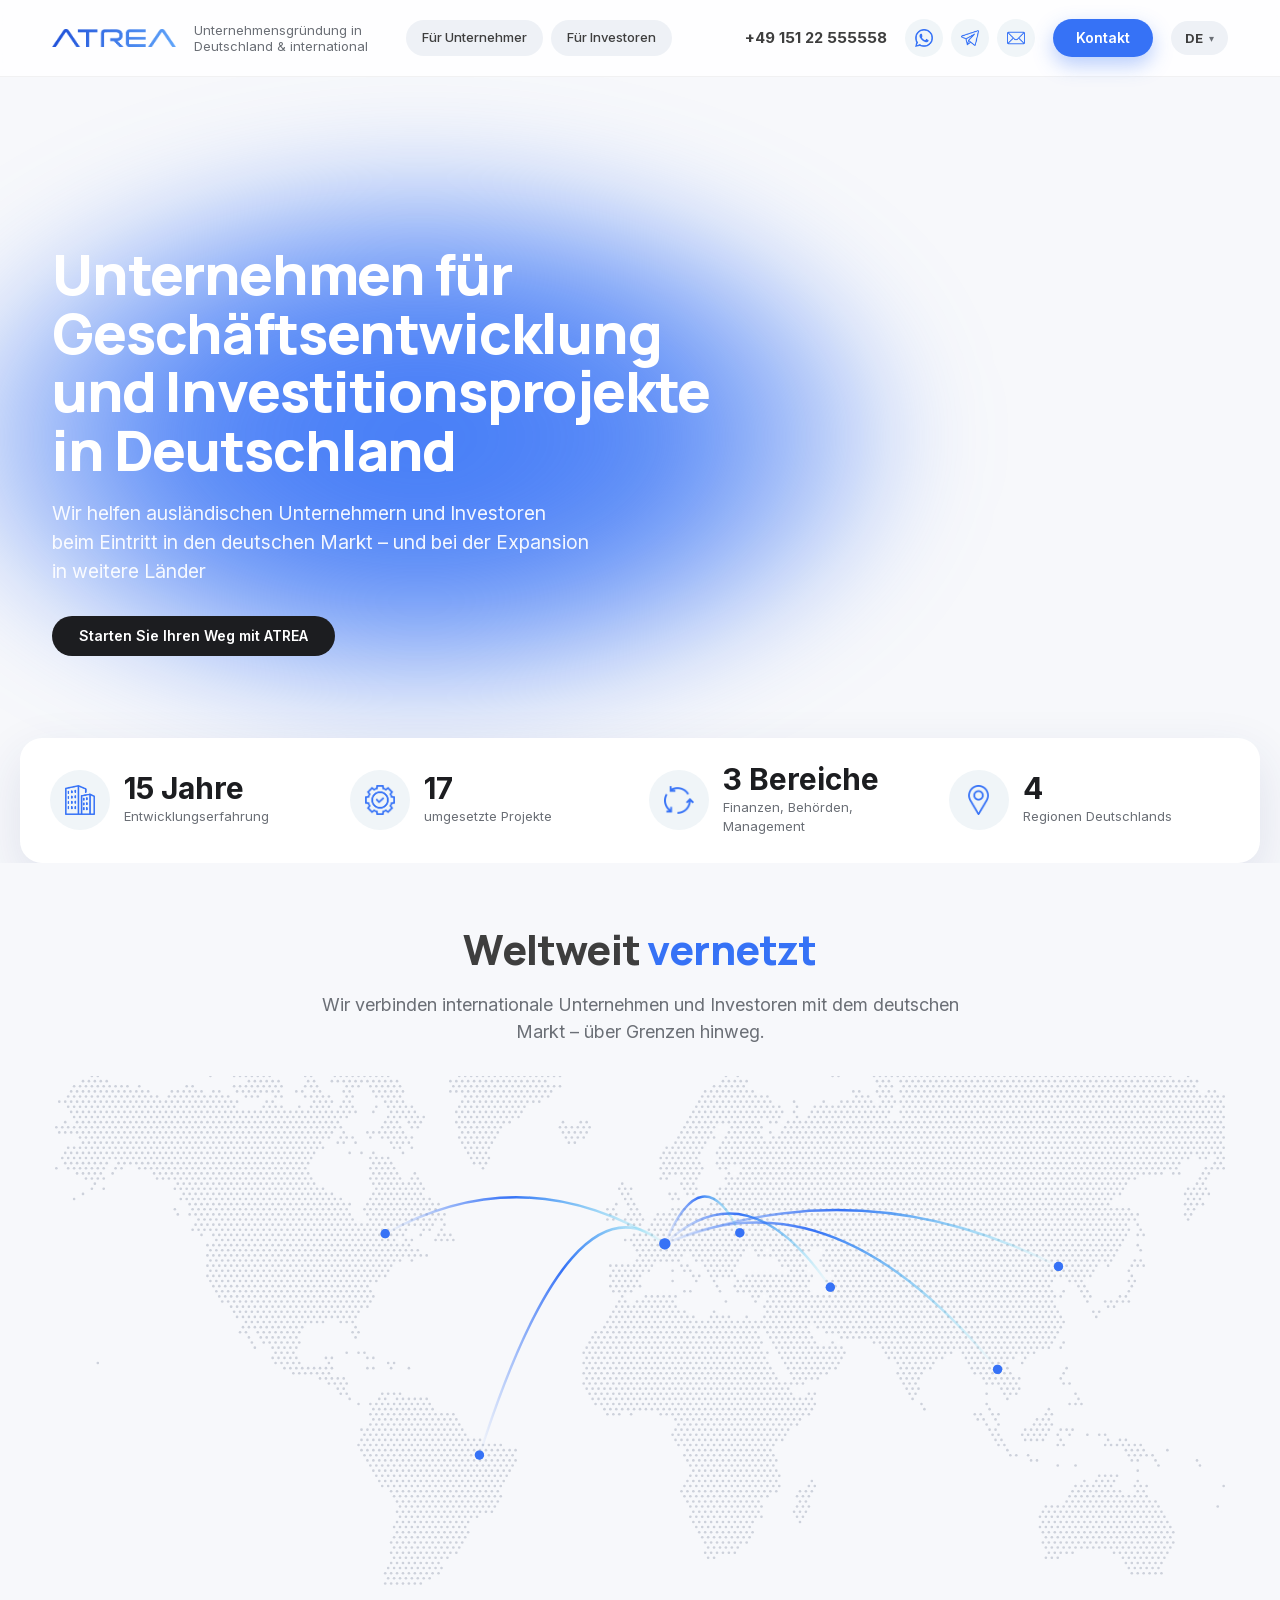
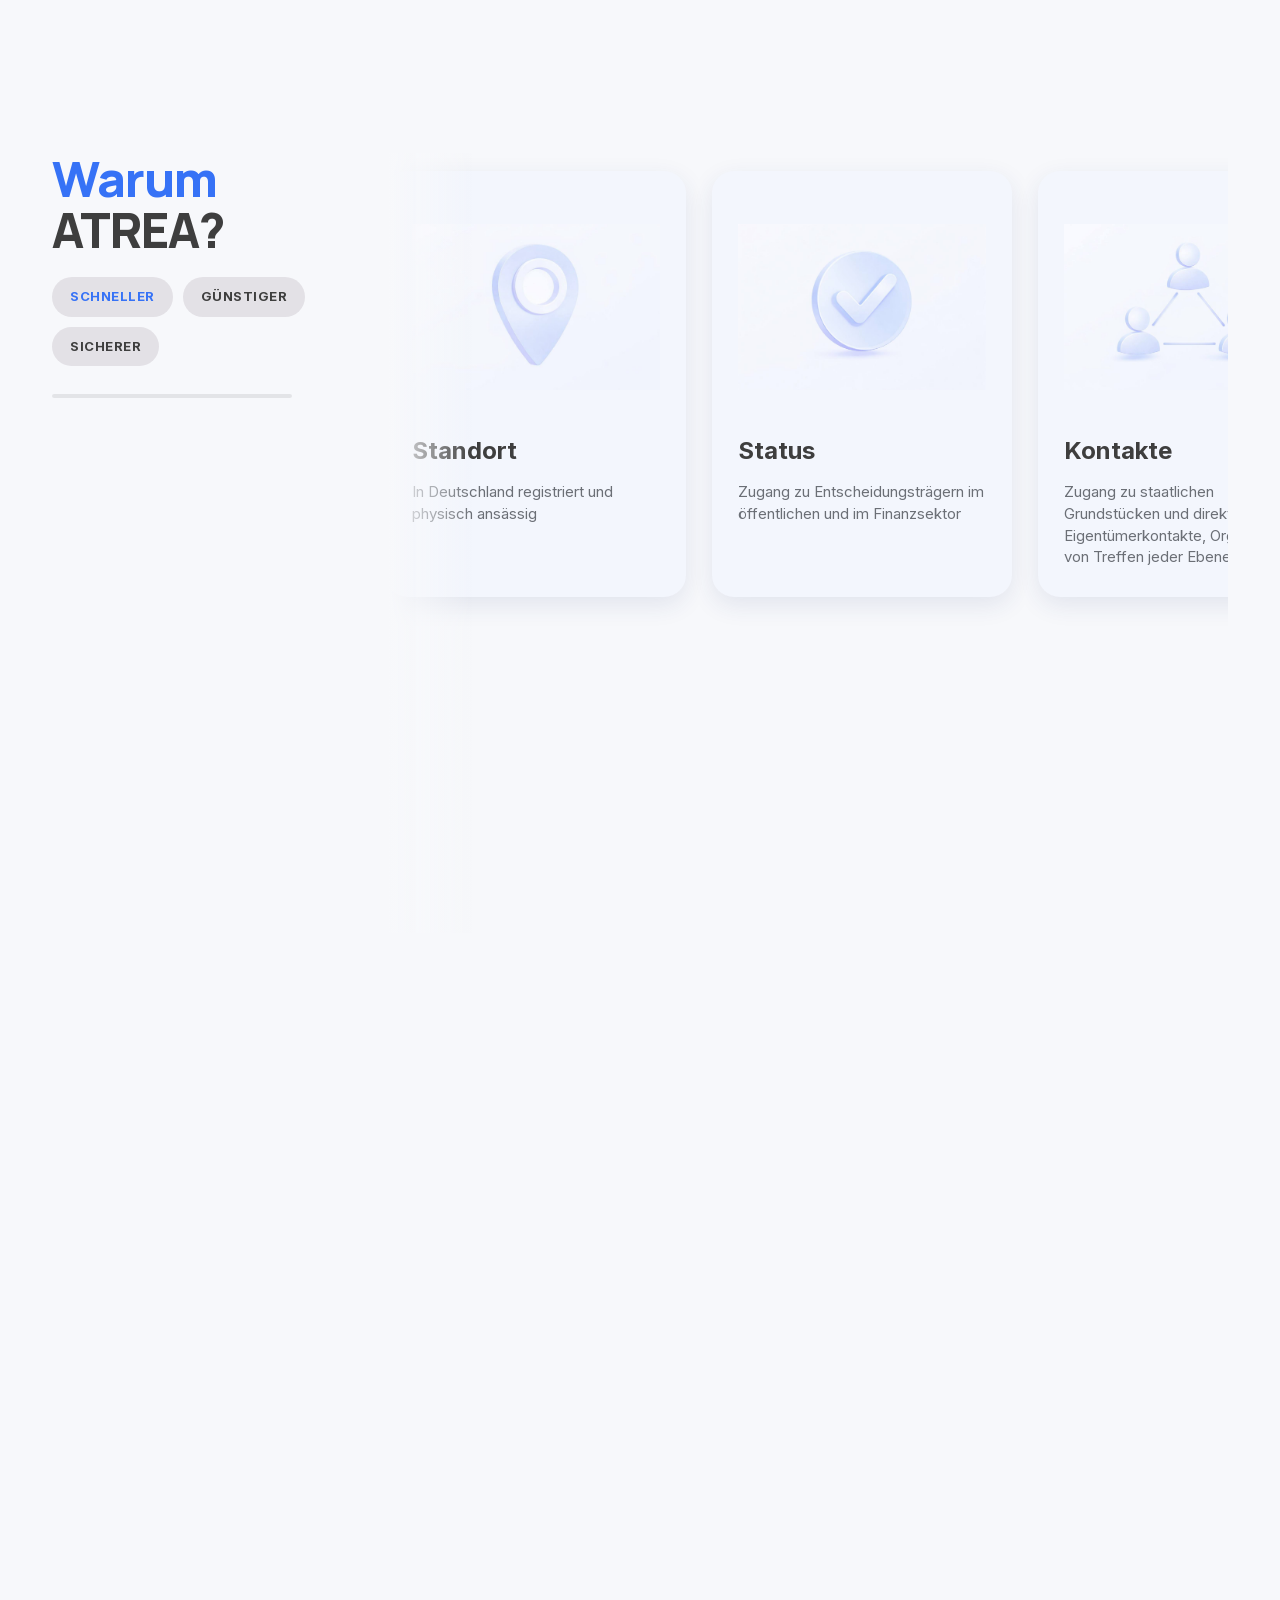
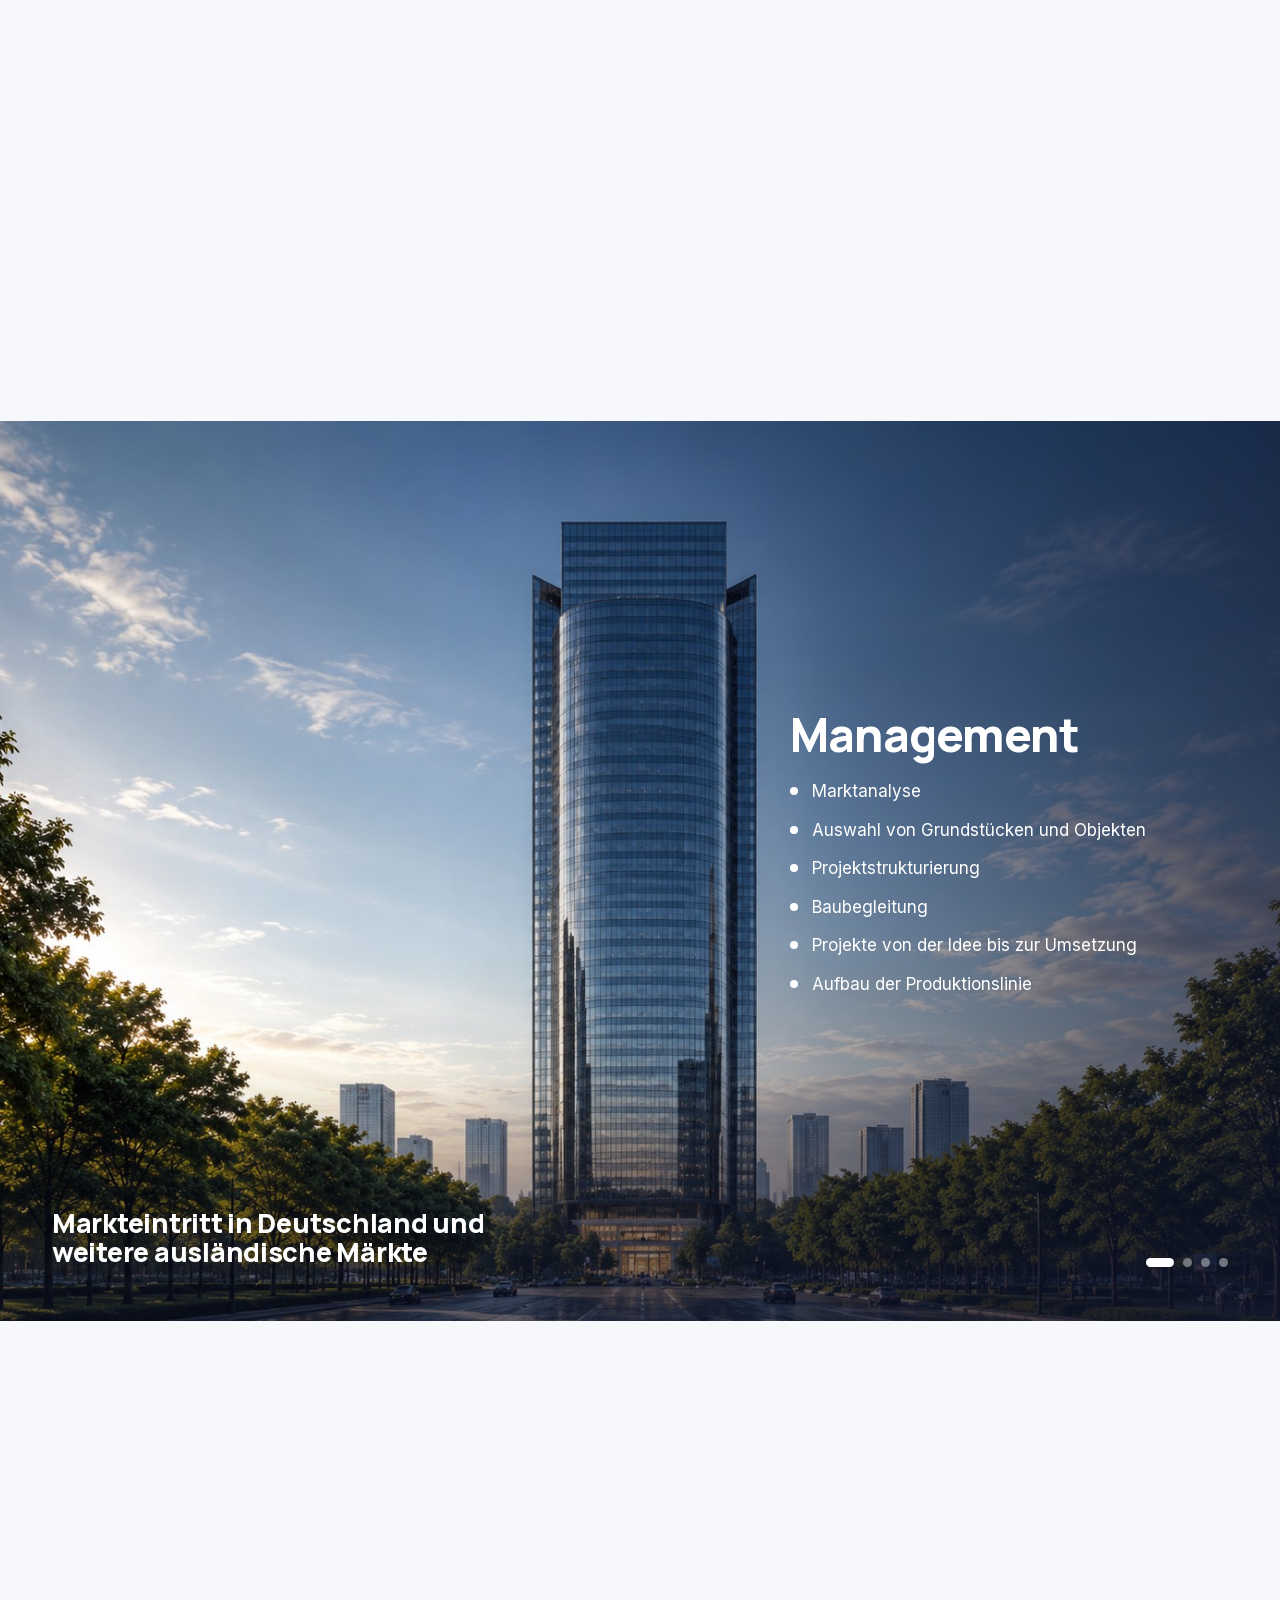
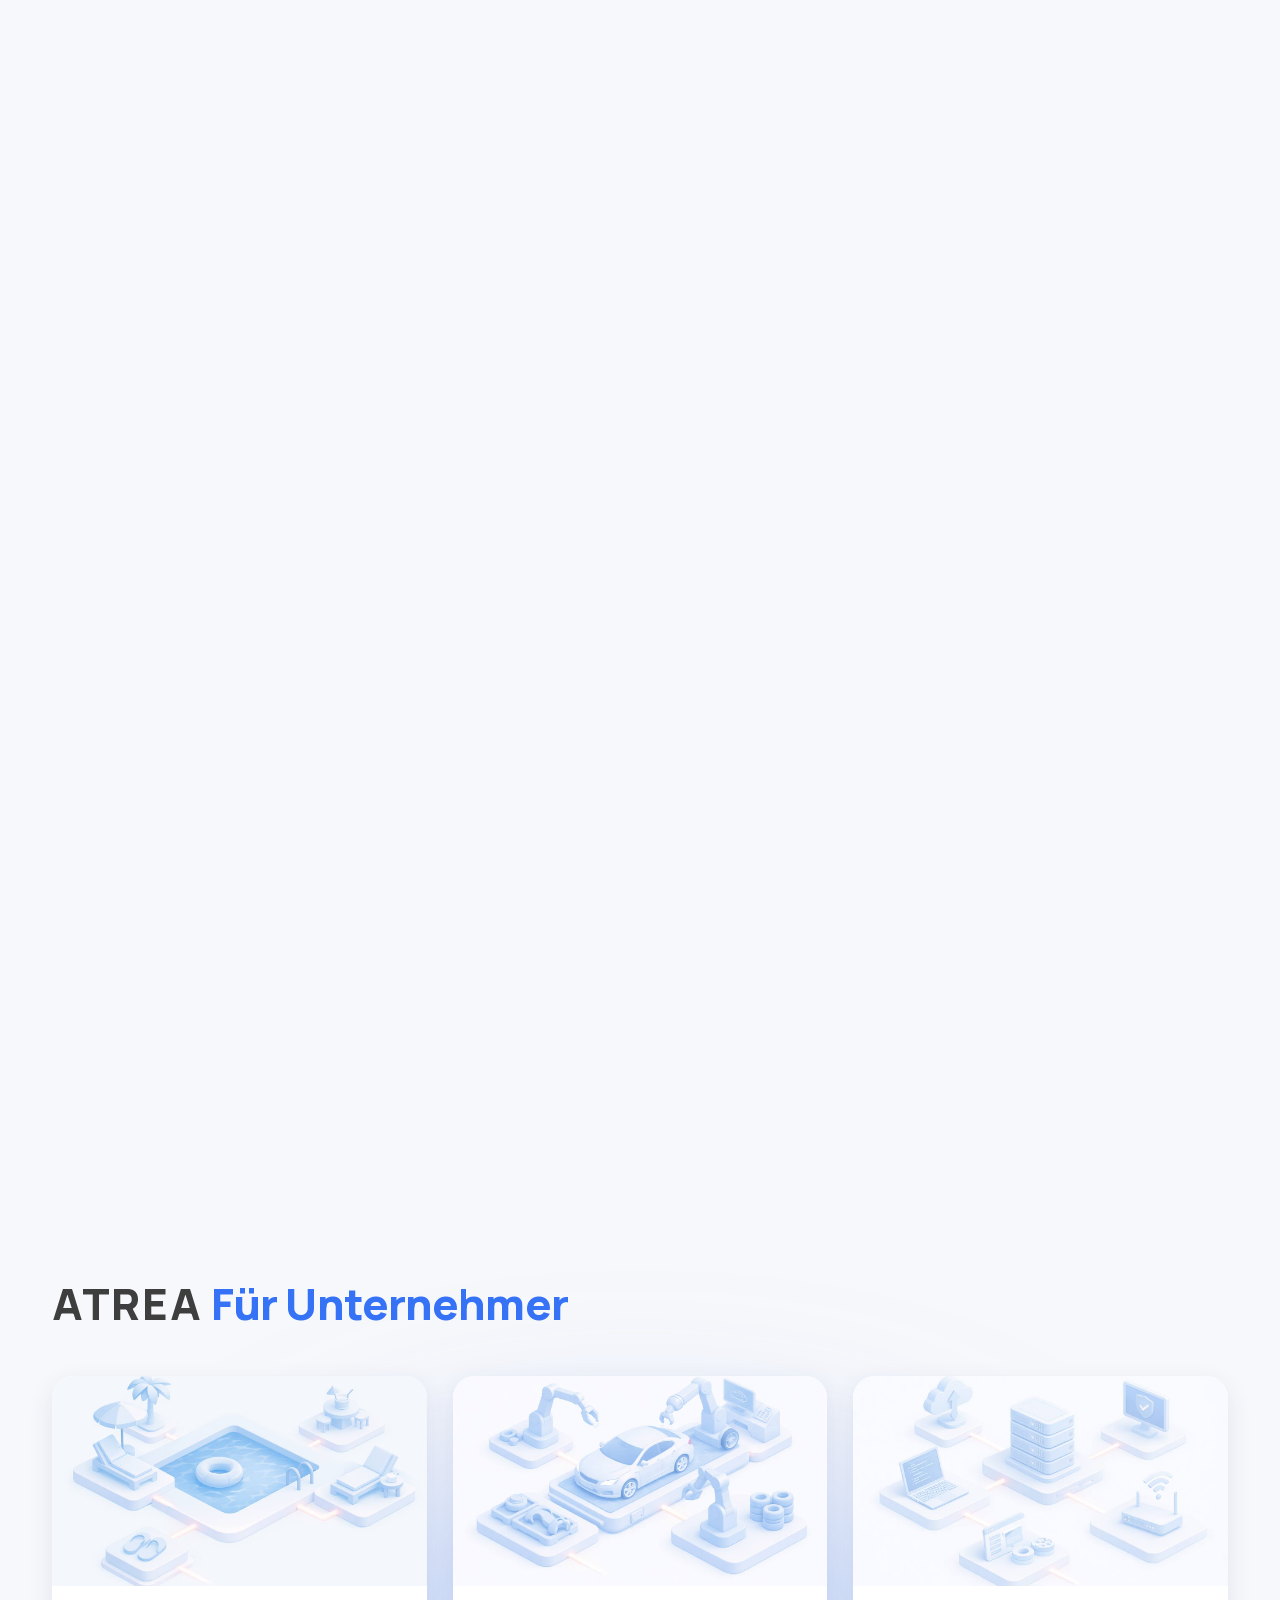
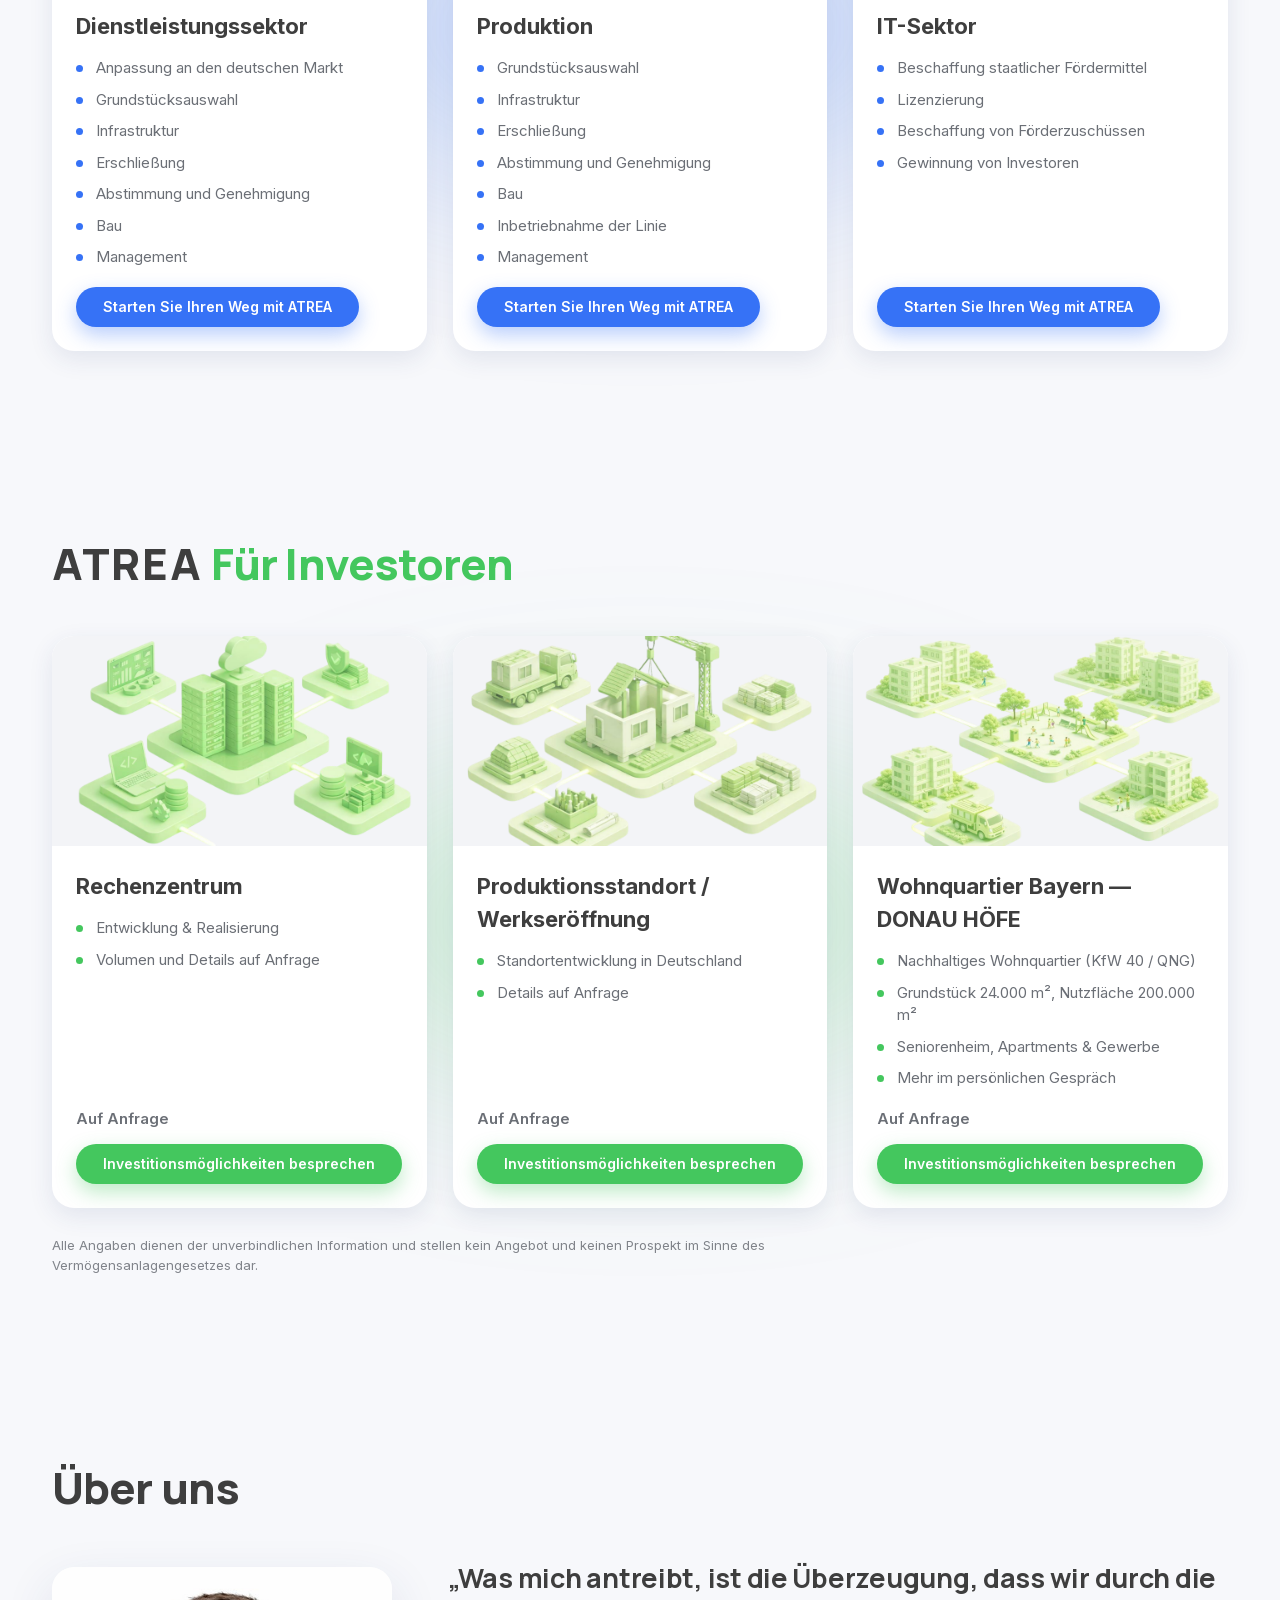
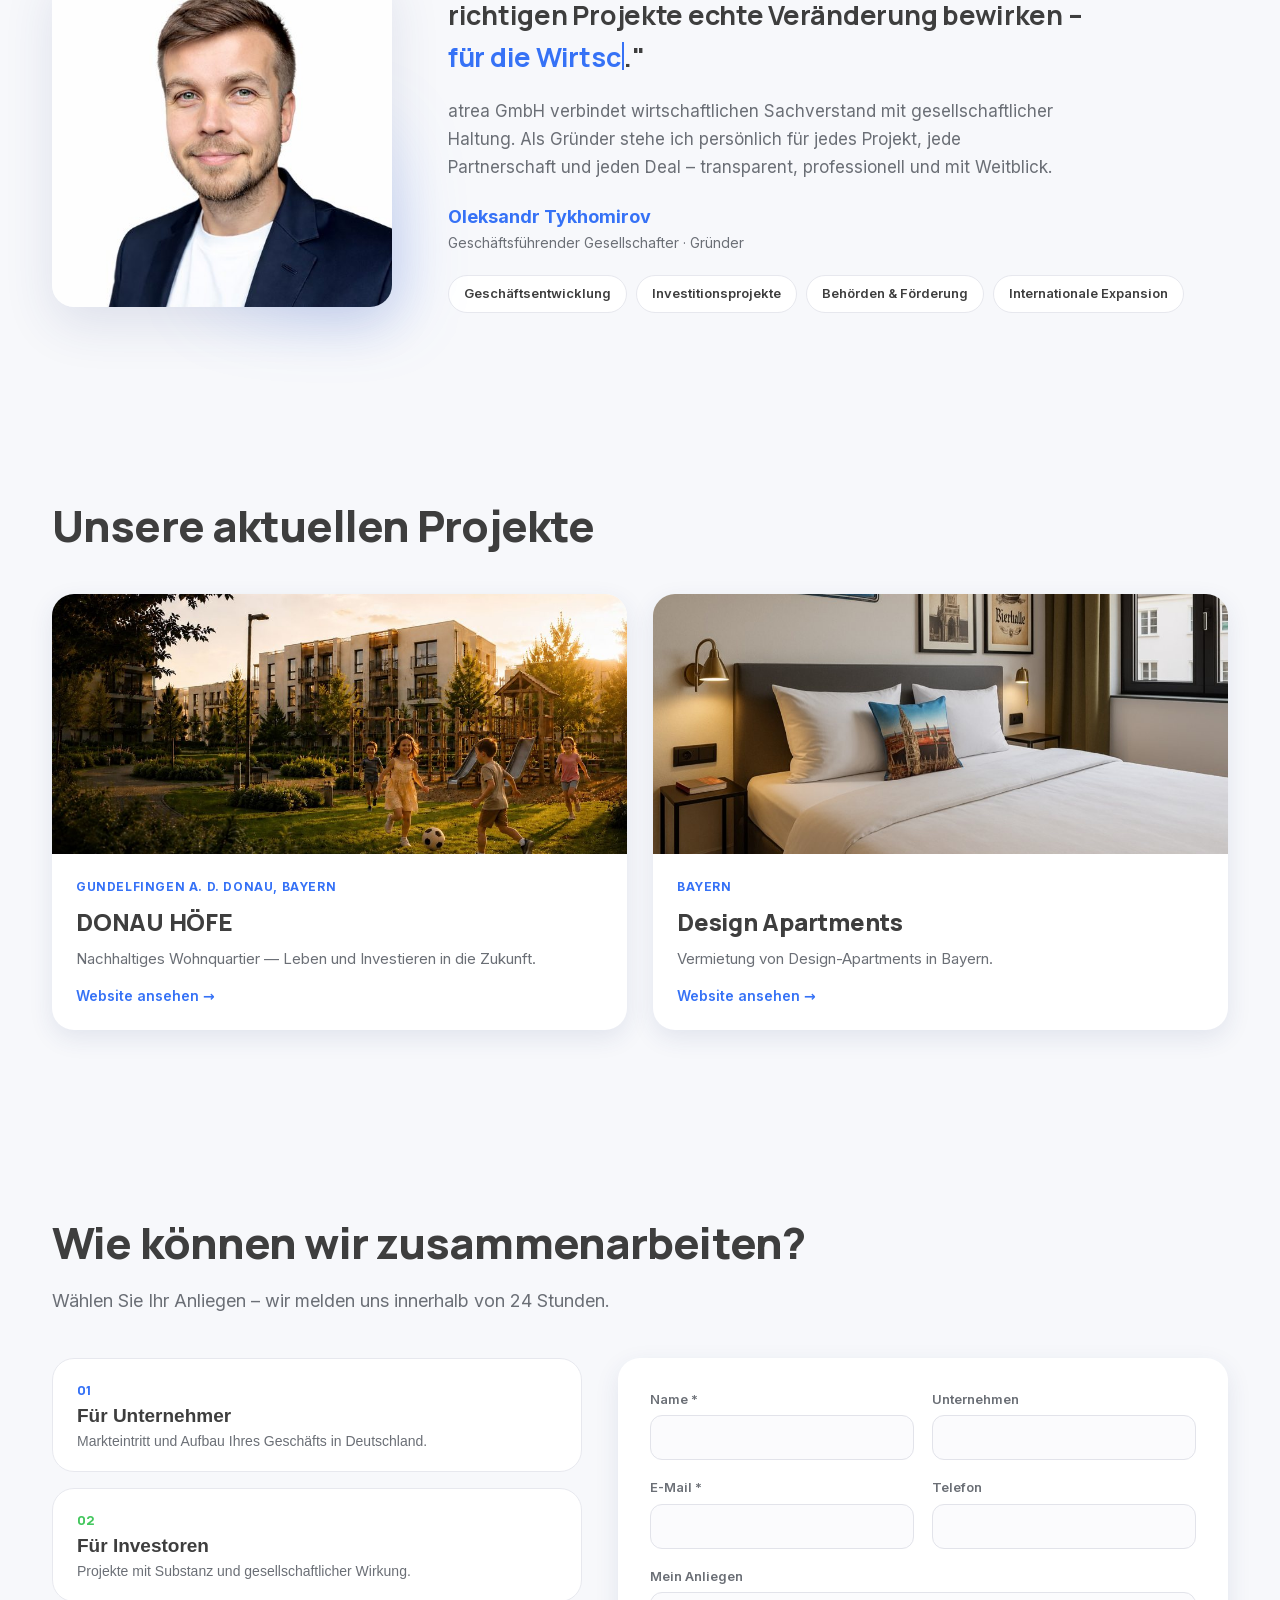
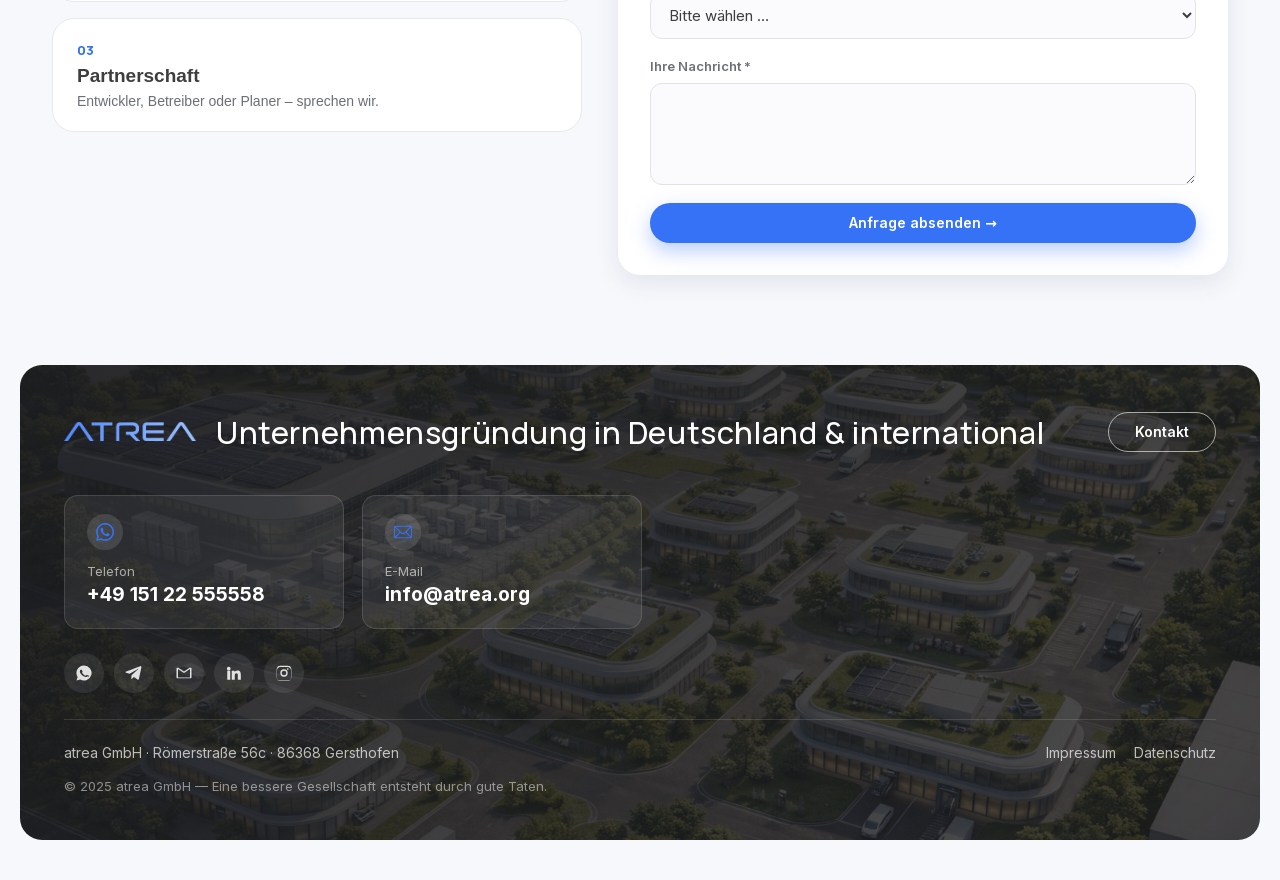
<file: index.html>
<!DOCTYPE html>
<html lang="de">
<head>
  <meta charset="UTF-8" />
  <meta name="viewport" content="width=device-width, initial-scale=1.0" />
  <title>ATREA GmbH — Unternehmensgründung &amp; Investitionsprojekte in Deutschland</title>
  <meta name="description" content="ATREA GmbH — Geschäftsentwicklung und Investitionsprojekte in Deutschland und international. Wir helfen ausländischen Unternehmern und Investoren beim Markteintritt und bei der Expansion." />

  <link rel="canonical" href="https://atrea.org/" />
  <link rel="alternate" hreflang="de" href="https://atrea.org/" />
  <link rel="alternate" hreflang="en" href="https://atrea.org/?lang=en" />
  <link rel="alternate" hreflang="ru" href="https://atrea.org/?lang=ru" />
  <link rel="alternate" hreflang="x-default" href="https://atrea.org/" />

  <meta property="og:type" content="website" />
  <meta property="og:site_name" content="ATREA GmbH" />
  <meta property="og:title" content="ATREA GmbH — Unternehmensgründung &amp; Investitionsprojekte in Deutschland" />
  <meta property="og:description" content="Wir helfen ausländischen Unternehmern und Investoren beim Eintritt in den deutschen Markt – und bei der Expansion in weitere Länder." />
  <meta property="og:url" content="https://atrea.org/" />
  <meta property="og:image" content="https://atrea.org/assets/img/og-image.jpg" />
  <meta property="og:image:width" content="1200" />
  <meta property="og:image:height" content="630" />
  <meta property="og:image:alt" content="ATREA GmbH — Unternehmensgründung und Investitionsprojekte in Deutschland" />
  <meta property="og:locale" content="de_DE" />
  <meta property="og:locale:alternate" content="en_US" />
  <meta property="og:locale:alternate" content="ru_RU" />
  <meta name="twitter:card" content="summary_large_image" />
  <meta name="twitter:title" content="ATREA GmbH — Unternehmensgründung &amp; Investitionsprojekte in Deutschland" />
  <meta name="twitter:description" content="Wir helfen ausländischen Unternehmern und Investoren beim Markteintritt in Deutschland und bei der Expansion in weitere Länder." />
  <meta name="twitter:image" content="https://atrea.org/assets/img/og-image.jpg" />

  <script type="application/ld+json">
  {
    "@context": "https://schema.org",
    "@type": "Organization",
    "name": "ATREA GmbH",
    "url": "https://atrea.org",
    "logo": "https://atrea.org/assets/img/logo-atrea.png",
    "image": "https://atrea.org/assets/img/og-image.jpg",
    "email": "info@atrea.org",
    "telephone": "+49 151 22 555558",
    "address": {
      "@type": "PostalAddress",
      "streetAddress": "Römerstraße 56c",
      "postalCode": "86368",
      "addressLocality": "Gersthofen",
      "addressCountry": "DE"
    },
    "sameAs": [
      "https://www.linkedin.com/company/atrea-gmbh",
      "https://instagram.com/atrea.gmbh"
    ]
  }
  </script>

  <link rel="icon" href="data:image/svg+xml,%3Csvg xmlns='http://www.w3.org/2000/svg' viewBox='0 0 32 32'%3E%3Crect width='32' height='32' rx='7' fill='%233672f6'/%3E%3Ctext x='16' y='23' font-family='Arial' font-weight='bold' font-size='18' fill='white' text-anchor='middle'%3EA%3C/text%3E%3C/svg%3E" />
  <link rel="stylesheet" href="assets/css/fonts.css?v=18" />
  <link rel="stylesheet" href="assets/css/styles.css?v=27" />
</head>
<body>

  <!-- ===== Навигация (одна, sticky — следует за пользователем) ===== -->
  <header class="nav" id="nav">
    <div class="nav__inner container">
      <a href="#top" class="nav__logo">ATREA</a>
      <a href="#why" class="nav__tagline" data-i18n="nav.tagline"></a>
      <nav class="nav__tabs">
        <a href="#entrepreneurs" class="nav__tab" data-i18n="nav.entrepreneurs"></a>
        <a href="#investors" class="nav__tab" data-i18n="nav.investors"></a>
      </nav>
      <a href="tel:" class="nav__phone" id="navPhone"></a>
      <div class="nav__socials" id="navSocials"></div>
      <a href="#kontakt" class="btn btn--primary nav__cta" data-i18n="nav.contact"></a>
      <div class="lang" id="lang">
        <button class="lang__current" id="langCurrent" aria-haspopup="true" aria-expanded="false"></button>
        <ul class="lang__menu" id="langMenu" role="menu"></ul>
      </div>
      <button class="nav__burger" id="burger" aria-label="Menu" aria-expanded="false"><span></span><span></span><span></span></button>
    </div>
  </header>

  <!-- Мобильное меню (открывается по бургеру) -->
  <div class="mmenu" id="mmenu" hidden>
    <div class="mmenu__backdrop" data-mclose></div>
    <div class="mmenu__panel container" id="mmenuPanel"></div>
  </div>

  <main id="top">

    <!-- ===== Hero ===== -->
    <section class="hero">
      <div class="hero__glow"></div>
      <div class="container hero__inner">
        <h1 class="hero__title reveal" data-i18n="hero.h1"></h1>
        <p class="hero__sub reveal reveal--d1" data-i18n="hero.sub"></p>
        <a href="#kontakt" class="btn btn--dark hero__badge reveal reveal--d2" data-i18n="hero.badge"></a>
        <div class="hero__contacts reveal reveal--d3" id="heroContacts"></div>
      </div>
      <!-- статистика -->
      <div class="stats">
        <div class="container stats__inner" id="stats"></div>
      </div>
    </section>

    <!-- ===== Карта мира (международная связность) ===== -->
    <section class="worldmap" id="worldmap">
      <div class="container worldmap__head reveal">
        <h2 class="worldmap__title"><span id="wmPre"></span> <span class="worldmap__accent" id="wmAccent"></span></h2>
        <p class="worldmap__sub" id="wmSub"></p>
      </div>
      <div class="container worldmap__wrap reveal">
        <img class="worldmap__dots" src="assets/img/world-dotted.svg?v=13" alt="" />
        <svg class="worldmap__lines" viewBox="0 0 800 344" fill="none" preserveAspectRatio="xMidYMid meet" aria-hidden="true">
          <defs>
            <linearGradient id="wmGrad" x1="0%" y1="0%" x2="100%" y2="0%">
              <stop offset="0%" stop-color="#3672f6" stop-opacity="0"></stop>
              <stop offset="45%" stop-color="#3672f6" stop-opacity="1"></stop>
              <stop offset="100%" stop-color="#22d3ee" stop-opacity="0"></stop>
            </linearGradient>
          </defs>
          <path class="wm-path" pathLength="1" style="--d:.1s" d="M 235.6 109.5 Q 325.8 59.5 416 116"></path>
          <path class="wm-path" pathLength="1" style="--d:.35s" d="M 296.4 252.3 Q 356.2 66 416 116"></path>
          <path class="wm-path" pathLength="1" style="--d:.6s" d="M 416 116 Q 469.4 66 522.8 144.0"></path>
          <path class="wm-path" pathLength="1" style="--d:.85s" d="M 416 116 Q 523.35 66 630.7 197.0"></path>
          <path class="wm-path" pathLength="1" style="--d:1.1s" d="M 416 116 Q 543 66 670.0 130.6"></path>
          <path class="wm-path" pathLength="1" style="--d:1.35s" d="M 464.4 108.9 Q 440.2 58.9 416 116"></path>
          <g class="wm-dots" fill="#3672f6">
            <g><circle cx="416" cy="116" r="3.6"></circle><circle class="wm-ping" cx="416" cy="116" r="3.6"></circle></g>
            <g><circle cx="235.6" cy="109.5" r="3"></circle><circle class="wm-ping" cx="235.6" cy="109.5" r="3"></circle></g>
            <g><circle cx="296.4" cy="252.3" r="3"></circle><circle class="wm-ping" cx="296.4" cy="252.3" r="3"></circle></g>
            <g><circle cx="522.8" cy="144.0" r="3"></circle><circle class="wm-ping" cx="522.8" cy="144.0" r="3"></circle></g>
            <g><circle cx="630.7" cy="197.0" r="3"></circle><circle class="wm-ping" cx="630.7" cy="197.0" r="3"></circle></g>
            <g><circle cx="670.0" cy="130.6" r="3"></circle><circle class="wm-ping" cx="670.0" cy="130.6" r="3"></circle></g>
            <g><circle cx="464.4" cy="108.9" r="3"></circle><circle class="wm-ping" cx="464.4" cy="108.9" r="3"></circle></g>
          </g>
        </svg>
      </div>
    </section>

    <!-- ===== Почему ATREA (горизонтальный скролл / свайп) ===== -->
    <section class="why" id="why">
      <div class="why__pin container">
        <div class="why__aside">
          <h2 class="why__title" id="whyTitle"></h2>
          <div class="why__tags" id="whyTags"></div>
          <div class="why__progress"><span id="whyProgress"></span></div>
        </div>
        <div class="why__viewport">
          <div class="why__haze"></div>
          <div class="why__track" id="whyTrack"></div>
        </div>
      </div>
    </section>

    <!-- ===== Вывод бизнеса (смена состояний по скроллу) ===== -->
    <section class="biz" id="biz">
      <div class="biz__pin">
        <img class="biz__bg" src="assets/img/hero-building.jpg?v=7" alt="" />
        <div class="biz__overlay"></div>
        <div class="container biz__inner">
          <div class="biz__panels" id="bizPanels"></div>
          <div class="biz__dots" id="bizTabs"></div>
          <h2 class="biz__caption" id="bizTitle"></h2>
        </div>
      </div>
    </section>

    <!-- ===== Для предпринимателей ===== -->
    <section class="cards-sec cards-sec--ent" id="entrepreneurs">
      <div class="container">
        <h2 class="cards-sec__title"><span class="brand">ATREA</span> <span id="entTitle"></span></h2>
        <div class="cards-grid" id="entGrid"></div>
      </div>
    </section>

    <!-- ===== Для инвесторов ===== -->
    <section class="cards-sec cards-sec--inv" id="investors">
      <div class="container">
        <h2 class="cards-sec__title"><span class="brand">ATREA</span> <span id="invTitle"></span></h2>
        <div class="cards-grid" id="invGrid"></div>
        <p class="cards-disclaimer" id="invDisclaimer"></p>
      </div>
    </section>

    <!-- ===== Über uns / Основатель ===== -->
    <section class="founder" id="ueber-uns">
      <div class="container">
        <h2 class="founder__title reveal" id="founderLabel"></h2>
        <div class="founder__inner">
          <div class="founder__photo reveal"><img src="assets/img/founder.jpg" alt="Oleksandr Tykhomirov" /></div>
          <div class="founder__body">
            <blockquote class="founder__quote reveal reveal--d1"><span id="founderQuotePre"></span><span class="founder__typeline"><span class="type" id="founderType"></span><span class="type-caret" aria-hidden="true"></span><span id="founderQuotePost"></span></span></blockquote>
            <p class="founder__text reveal reveal--d2" id="founderText"></p>
            <div class="founder__meta reveal reveal--d2">
              <span class="founder__name" id="founderName"></span>
              <span class="founder__role" id="founderRole"></span>
            </div>
            <div class="founder__tags reveal reveal--d3" id="founderTags"></div>
          </div>
        </div>
      </div>
    </section>

    <!-- ===== Наши действующие проекты ===== -->
    <section class="projects" id="projects">
      <div class="container">
        <h2 class="projects__title reveal" id="projTitle"></h2>
        <div class="projects__grid" id="projGrid"></div>
      </div>
    </section>

    <!-- ===== Контакт: как сотрудничаем + форма ===== -->
    <section class="contact" id="kontakt">
      <div class="container">
        <h2 class="contact__title reveal" id="contactTitle"></h2>
        <p class="contact__sub reveal reveal--d1" id="contactSub"></p>
        <div class="contact__grid">
          <div class="contact__options" id="contactOptions"></div>
          <form class="contact__form" id="contactForm" novalidate></form>
        </div>
      </div>
    </section>

  </main>

  <!-- ===== Футер / Контакты ===== -->
  <footer class="footer" id="footer">
    <div class="container footer__inner">
      <div class="footer__top">
        <span class="footer__logo">ATREA</span>
        <span class="footer__tag" id="footerTitle"></span>
        <a href="#kontakt" class="btn btn--ghost" data-i18n="nav.contact"></a>
      </div>
      <div class="footer__contacts" id="footerContacts"></div>
      <div class="footer__social" id="footerSocial"></div>
      <div class="footer__bar">
        <span class="footer__address" id="footerAddress"></span>
        <span class="footer__legal" id="footerLegal"></span>
      </div>
      <div class="footer__slogan" id="footerSlogan"></div>
    </div>
  </footer>

  <!-- Попап при клике на телефон -->
  <div class="popup" id="phonePopup" hidden>
    <div class="popup__backdrop" data-pclose></div>
    <div class="popup__box">
      <button class="popup__x" data-pclose aria-label="close">×</button>
      <h3 class="popup__title" id="phonePopupTitle"></h3>
      <div class="popup__actions" id="phonePopupActions"></div>
    </div>
  </div>

  <!-- Модалка-заглушка для кнопок (демо) -->
  <div class="modal" id="modal" hidden>
    <div class="modal__backdrop" data-close></div>
    <div class="modal__box">
      <button class="modal__x" data-close aria-label="close">×</button>
      <h3 class="modal__title" id="modalTitle"></h3>
      <p class="modal__text" id="modalText"></p>
      <a href="#kontakt" class="btn btn--primary" data-close id="modalBtn"></a>
    </div>
  </div>

  <script src="assets/js/i18n.js?v=28"></script>
  <script src="assets/js/app.js?v=28"></script>
</body>
</html>
</file>
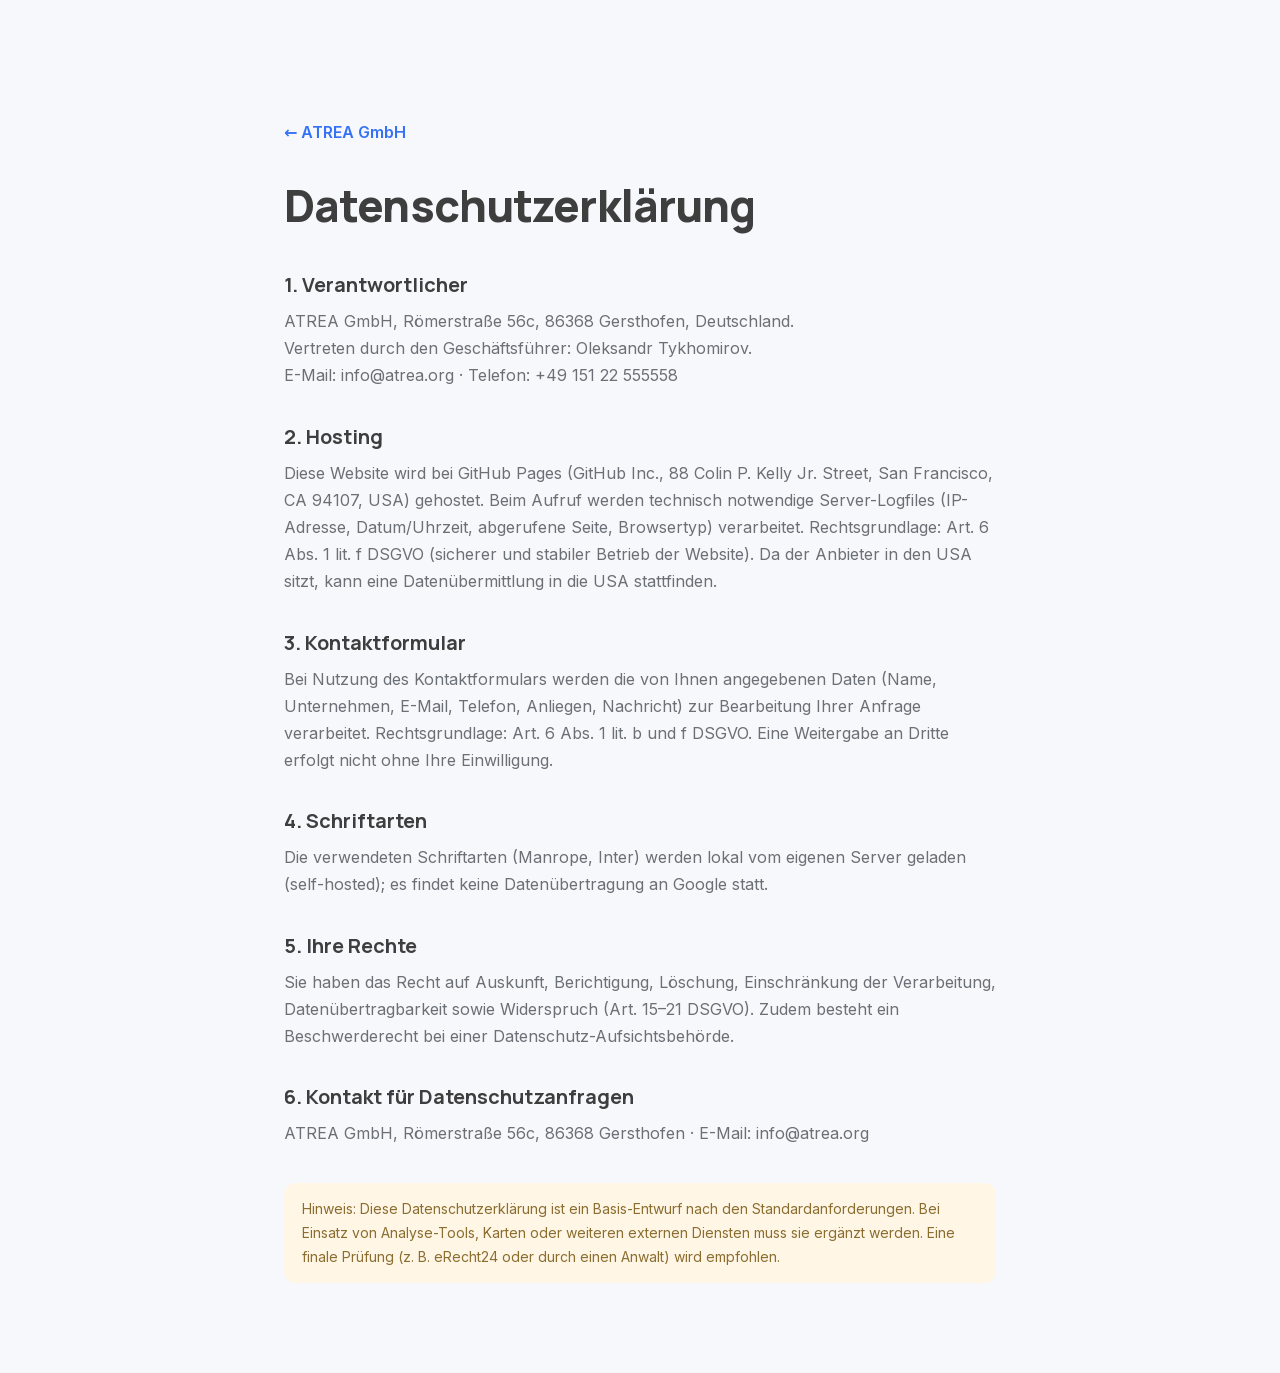
<file: datenschutz.html>
<!DOCTYPE html>
<html lang="de">
<head>
  <meta charset="UTF-8" />
  <meta name="viewport" content="width=device-width, initial-scale=1.0" />
  <title>Datenschutz — ATREA GmbH</title>
  <meta name="description" content="Datenschutzerklärung der ATREA GmbH — Informationen zur Verarbeitung personenbezogener Daten gemäß DSGVO." />
  <link rel="canonical" href="https://atrea.org/datenschutz.html" />
  <link rel="icon" href="data:image/svg+xml,%3Csvg xmlns='http://www.w3.org/2000/svg' viewBox='0 0 32 32'%3E%3Crect width='32' height='32' rx='7' fill='%233672f6'/%3E%3Ctext x='16' y='23' font-family='Arial' font-weight='bold' font-size='18' fill='white' text-anchor='middle'%3EA%3C/text%3E%3C/svg%3E" />
  <link rel="stylesheet" href="assets/css/fonts.css?v=18" />
  <link rel="stylesheet" href="assets/css/styles.css?v=27" />
  <style>
    .legal { max-width: 760px; margin: 0 auto; padding: 120px 24px 80px; }
    .legal h1 { font-family: var(--font-display); font-weight: 800; font-size: clamp(30px,4vw,44px); letter-spacing: -.02em; margin: 0 0 8px; }
    .legal h2 { font-family: var(--font-display); font-weight: 700; font-size: 20px; margin: 32px 0 8px; }
    .legal p { color: var(--ink-2); line-height: 1.7; margin: 0 0 10px; }
    .legal a.back { display: inline-block; margin-bottom: 28px; color: var(--blue); font-weight: 600; }
    .legal .ph { color: #b4571f; font-weight: 600; }
    .legal .note { margin-top: 36px; padding: 14px 18px; background: #fff6e6; border-radius: 12px; color: #8a6d2f; font-size: 14px; }
  </style>
</head>
<body>
  <div class="legal">
    <a class="back" href="index.html">← ATREA GmbH</a>
    <h1>Datenschutzerklärung</h1>

    <h2>1. Verantwortlicher</h2>
    <p>ATREA GmbH, Römerstraße 56c, 86368 Gersthofen, Deutschland.<br>
       Vertreten durch den Geschäftsführer: Oleksandr Tykhomirov.<br>
       E-Mail: info@atrea.org · Telefon: +49 151 22 555558</p>

    <h2>2. Hosting</h2>
    <p>Diese Website wird bei GitHub Pages (GitHub Inc., 88 Colin P. Kelly Jr. Street, San Francisco,
       CA 94107, USA) gehostet. Beim Aufruf werden technisch notwendige Server-Logfiles
       (IP-Adresse, Datum/Uhrzeit, abgerufene Seite, Browsertyp) verarbeitet.
       Rechtsgrundlage: Art. 6 Abs. 1 lit. f DSGVO (sicherer und stabiler Betrieb der Website).
       Da der Anbieter in den USA sitzt, kann eine Datenübermittlung in die USA stattfinden.</p>

    <h2>3. Kontaktformular</h2>
    <p>Bei Nutzung des Kontaktformulars werden die von Ihnen angegebenen Daten (Name, Unternehmen,
       E-Mail, Telefon, Anliegen, Nachricht) zur Bearbeitung Ihrer Anfrage verarbeitet.
       Rechtsgrundlage: Art. 6 Abs. 1 lit. b und f DSGVO. Eine Weitergabe an Dritte erfolgt nicht
       ohne Ihre Einwilligung.</p>

    <h2>4. Schriftarten</h2>
    <p>Die verwendeten Schriftarten (Manrope, Inter) werden lokal vom eigenen Server geladen
       (self-hosted); es findet keine Datenübertragung an Google statt.</p>

    <h2>5. Ihre Rechte</h2>
    <p>Sie haben das Recht auf Auskunft, Berichtigung, Löschung, Einschränkung der Verarbeitung,
       Datenübertragbarkeit sowie Widerspruch (Art. 15–21 DSGVO). Zudem besteht ein Beschwerderecht
       bei einer Datenschutz-Aufsichtsbehörde.</p>

    <h2>6. Kontakt für Datenschutzanfragen</h2>
    <p>ATREA GmbH, Römerstraße 56c, 86368 Gersthofen · E-Mail: info@atrea.org</p>

    <p class="note">Hinweis: Diese Datenschutzerklärung ist ein Basis-Entwurf nach den
       Standardanforderungen. Bei Einsatz von Analyse-Tools, Karten oder weiteren externen
       Diensten muss sie ergänzt werden. Eine finale Prüfung (z. B. eRecht24 oder durch einen
       Anwalt) wird empfohlen.</p>
  </div>
</body>
</html>
</file>
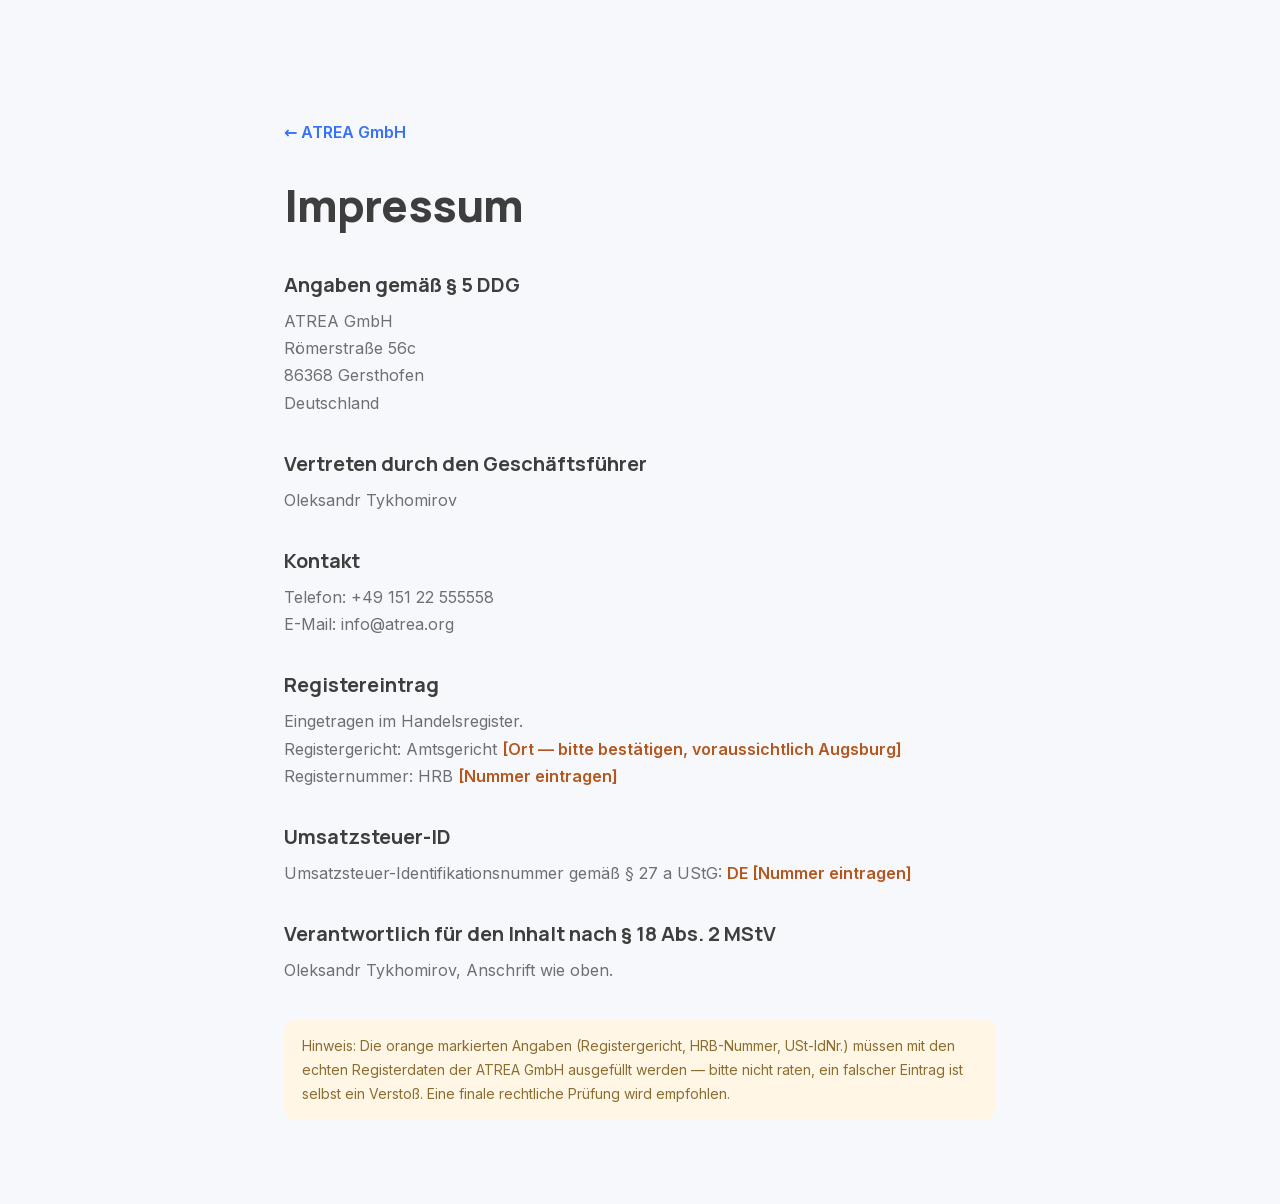
<file: impressum.html>
<!DOCTYPE html>
<html lang="de">
<head>
  <meta charset="UTF-8" />
  <meta name="viewport" content="width=device-width, initial-scale=1.0" />
  <title>Impressum — ATREA GmbH</title>
  <meta name="description" content="Impressum der ATREA GmbH — Anbieterkennzeichnung gemäß § 5 DDG: Anschrift, Vertretung, Kontakt und Registerangaben." />
  <link rel="canonical" href="https://atrea.org/impressum.html" />
  <link rel="icon" href="data:image/svg+xml,%3Csvg xmlns='http://www.w3.org/2000/svg' viewBox='0 0 32 32'%3E%3Crect width='32' height='32' rx='7' fill='%233672f6'/%3E%3Ctext x='16' y='23' font-family='Arial' font-weight='bold' font-size='18' fill='white' text-anchor='middle'%3EA%3C/text%3E%3C/svg%3E" />
  <link rel="stylesheet" href="assets/css/fonts.css?v=18" />
  <link rel="stylesheet" href="assets/css/styles.css?v=27" />
  <style>
    .legal { max-width: 760px; margin: 0 auto; padding: 120px 24px 80px; }
    .legal h1 { font-family: var(--font-display); font-weight: 800; font-size: clamp(30px,4vw,44px); letter-spacing: -.02em; margin: 0 0 8px; }
    .legal h2 { font-family: var(--font-display); font-weight: 700; font-size: 20px; margin: 32px 0 8px; }
    .legal p, .legal address { font-style: normal; color: var(--ink-2); line-height: 1.7; margin: 0 0 4px; }
    .legal a.back { display: inline-block; margin-bottom: 28px; color: var(--blue); font-weight: 600; }
    .legal .ph { color: #b4571f; font-weight: 600; }
    .legal .note { margin-top: 36px; padding: 14px 18px; background: #fff6e6; border-radius: 12px; color: #8a6d2f; font-size: 14px; }
  </style>
</head>
<body>
  <div class="legal">
    <a class="back" href="index.html">← ATREA GmbH</a>
    <h1>Impressum</h1>

    <h2>Angaben gemäß § 5 DDG</h2>
    <address>
      ATREA GmbH<br>
      Römerstraße 56c<br>
      86368 Gersthofen<br>
      Deutschland
    </address>

    <h2>Vertreten durch den Geschäftsführer</h2>
    <p>Oleksandr Tykhomirov</p>

    <h2>Kontakt</h2>
    <p>Telefon: +49 151 22 555558<br>
       E-Mail: info@atrea.org</p>

    <h2>Registereintrag</h2>
    <p>Eingetragen im Handelsregister.<br>
       Registergericht: Amtsgericht <span class="ph">[Ort — bitte bestätigen, voraussichtlich Augsburg]</span><br>
       Registernummer: HRB <span class="ph">[Nummer eintragen]</span></p>

    <h2>Umsatzsteuer-ID</h2>
    <p>Umsatzsteuer-Identifikationsnummer gemäß § 27 a UStG:
       <span class="ph">DE [Nummer eintragen]</span></p>

    <h2>Verantwortlich für den Inhalt nach § 18 Abs. 2 MStV</h2>
    <p>Oleksandr Tykhomirov, Anschrift wie oben.</p>

    <p class="note">Hinweis: Die orange markierten Angaben (Registergericht, HRB-Nummer,
       USt-IdNr.) müssen mit den echten Registerdaten der ATREA GmbH ausgefüllt werden — bitte
       nicht raten, ein falscher Eintrag ist selbst ein Verstoß. Eine finale rechtliche Prüfung
       wird empfohlen.</p>
  </div>
</body>
</html>
</file>
<file: assets/css/fonts.css>
/* Self-hosted Manrope + Inter (latin, latin-ext, cyrillic) */
@font-face {
  font-family: 'Inter';
  font-style: normal;
  font-weight: 400;
  font-display: swap;
  src: url(../fonts/inter-400-cyrillic.woff2) format('woff2');
  unicode-range: U+0301, U+0400-045F, U+0490-0491, U+04B0-04B1, U+2116;
}
@font-face {
  font-family: 'Inter';
  font-style: normal;
  font-weight: 400;
  font-display: swap;
  src: url(../fonts/inter-400-latin-ext.woff2) format('woff2');
  unicode-range: U+0100-02BA, U+02BD-02C5, U+02C7-02CC, U+02CE-02D7, U+02DD-02FF, U+0304, U+0308, U+0329, U+1D00-1DBF, U+1E00-1E9F, U+1EF2-1EFF, U+2020, U+20A0-20AB, U+20AD-20C0, U+2113, U+2C60-2C7F, U+A720-A7FF;
}
@font-face {
  font-family: 'Inter';
  font-style: normal;
  font-weight: 400;
  font-display: swap;
  src: url(../fonts/inter-400-latin.woff2) format('woff2');
  unicode-range: U+0000-00FF, U+0131, U+0152-0153, U+02BB-02BC, U+02C6, U+02DA, U+02DC, U+0304, U+0308, U+0329, U+2000-206F, U+20AC, U+2122, U+2191, U+2193, U+2212, U+2215, U+FEFF, U+FFFD;
}
@font-face {
  font-family: 'Inter';
  font-style: normal;
  font-weight: 500;
  font-display: swap;
  src: url(../fonts/inter-500-cyrillic.woff2) format('woff2');
  unicode-range: U+0301, U+0400-045F, U+0490-0491, U+04B0-04B1, U+2116;
}
@font-face {
  font-family: 'Inter';
  font-style: normal;
  font-weight: 500;
  font-display: swap;
  src: url(../fonts/inter-500-latin-ext.woff2) format('woff2');
  unicode-range: U+0100-02BA, U+02BD-02C5, U+02C7-02CC, U+02CE-02D7, U+02DD-02FF, U+0304, U+0308, U+0329, U+1D00-1DBF, U+1E00-1E9F, U+1EF2-1EFF, U+2020, U+20A0-20AB, U+20AD-20C0, U+2113, U+2C60-2C7F, U+A720-A7FF;
}
@font-face {
  font-family: 'Inter';
  font-style: normal;
  font-weight: 500;
  font-display: swap;
  src: url(../fonts/inter-500-latin.woff2) format('woff2');
  unicode-range: U+0000-00FF, U+0131, U+0152-0153, U+02BB-02BC, U+02C6, U+02DA, U+02DC, U+0304, U+0308, U+0329, U+2000-206F, U+20AC, U+2122, U+2191, U+2193, U+2212, U+2215, U+FEFF, U+FFFD;
}
@font-face {
  font-family: 'Inter';
  font-style: normal;
  font-weight: 600;
  font-display: swap;
  src: url(../fonts/inter-600-cyrillic.woff2) format('woff2');
  unicode-range: U+0301, U+0400-045F, U+0490-0491, U+04B0-04B1, U+2116;
}
@font-face {
  font-family: 'Inter';
  font-style: normal;
  font-weight: 600;
  font-display: swap;
  src: url(../fonts/inter-600-latin-ext.woff2) format('woff2');
  unicode-range: U+0100-02BA, U+02BD-02C5, U+02C7-02CC, U+02CE-02D7, U+02DD-02FF, U+0304, U+0308, U+0329, U+1D00-1DBF, U+1E00-1E9F, U+1EF2-1EFF, U+2020, U+20A0-20AB, U+20AD-20C0, U+2113, U+2C60-2C7F, U+A720-A7FF;
}
@font-face {
  font-family: 'Inter';
  font-style: normal;
  font-weight: 600;
  font-display: swap;
  src: url(../fonts/inter-600-latin.woff2) format('woff2');
  unicode-range: U+0000-00FF, U+0131, U+0152-0153, U+02BB-02BC, U+02C6, U+02DA, U+02DC, U+0304, U+0308, U+0329, U+2000-206F, U+20AC, U+2122, U+2191, U+2193, U+2212, U+2215, U+FEFF, U+FFFD;
}
@font-face {
  font-family: 'Inter';
  font-style: normal;
  font-weight: 700;
  font-display: swap;
  src: url(../fonts/inter-700-cyrillic.woff2) format('woff2');
  unicode-range: U+0301, U+0400-045F, U+0490-0491, U+04B0-04B1, U+2116;
}
@font-face {
  font-family: 'Inter';
  font-style: normal;
  font-weight: 700;
  font-display: swap;
  src: url(../fonts/inter-700-latin-ext.woff2) format('woff2');
  unicode-range: U+0100-02BA, U+02BD-02C5, U+02C7-02CC, U+02CE-02D7, U+02DD-02FF, U+0304, U+0308, U+0329, U+1D00-1DBF, U+1E00-1E9F, U+1EF2-1EFF, U+2020, U+20A0-20AB, U+20AD-20C0, U+2113, U+2C60-2C7F, U+A720-A7FF;
}
@font-face {
  font-family: 'Inter';
  font-style: normal;
  font-weight: 700;
  font-display: swap;
  src: url(../fonts/inter-700-latin.woff2) format('woff2');
  unicode-range: U+0000-00FF, U+0131, U+0152-0153, U+02BB-02BC, U+02C6, U+02DA, U+02DC, U+0304, U+0308, U+0329, U+2000-206F, U+20AC, U+2122, U+2191, U+2193, U+2212, U+2215, U+FEFF, U+FFFD;
}
@font-face {
  font-family: 'Manrope';
  font-style: normal;
  font-weight: 500;
  font-display: swap;
  src: url(../fonts/manrope-500-cyrillic.woff2) format('woff2');
  unicode-range: U+0301, U+0400-045F, U+0490-0491, U+04B0-04B1, U+2116;
}
@font-face {
  font-family: 'Manrope';
  font-style: normal;
  font-weight: 500;
  font-display: swap;
  src: url(../fonts/manrope-500-latin-ext.woff2) format('woff2');
  unicode-range: U+0100-02BA, U+02BD-02C5, U+02C7-02CC, U+02CE-02D7, U+02DD-02FF, U+0304, U+0308, U+0329, U+1D00-1DBF, U+1E00-1E9F, U+1EF2-1EFF, U+2020, U+20A0-20AB, U+20AD-20C0, U+2113, U+2C60-2C7F, U+A720-A7FF;
}
@font-face {
  font-family: 'Manrope';
  font-style: normal;
  font-weight: 500;
  font-display: swap;
  src: url(../fonts/manrope-500-latin.woff2) format('woff2');
  unicode-range: U+0000-00FF, U+0131, U+0152-0153, U+02BB-02BC, U+02C6, U+02DA, U+02DC, U+0304, U+0308, U+0329, U+2000-206F, U+20AC, U+2122, U+2191, U+2193, U+2212, U+2215, U+FEFF, U+FFFD;
}
@font-face {
  font-family: 'Manrope';
  font-style: normal;
  font-weight: 600;
  font-display: swap;
  src: url(../fonts/manrope-600-cyrillic.woff2) format('woff2');
  unicode-range: U+0301, U+0400-045F, U+0490-0491, U+04B0-04B1, U+2116;
}
@font-face {
  font-family: 'Manrope';
  font-style: normal;
  font-weight: 600;
  font-display: swap;
  src: url(../fonts/manrope-600-latin-ext.woff2) format('woff2');
  unicode-range: U+0100-02BA, U+02BD-02C5, U+02C7-02CC, U+02CE-02D7, U+02DD-02FF, U+0304, U+0308, U+0329, U+1D00-1DBF, U+1E00-1E9F, U+1EF2-1EFF, U+2020, U+20A0-20AB, U+20AD-20C0, U+2113, U+2C60-2C7F, U+A720-A7FF;
}
@font-face {
  font-family: 'Manrope';
  font-style: normal;
  font-weight: 600;
  font-display: swap;
  src: url(../fonts/manrope-600-latin.woff2) format('woff2');
  unicode-range: U+0000-00FF, U+0131, U+0152-0153, U+02BB-02BC, U+02C6, U+02DA, U+02DC, U+0304, U+0308, U+0329, U+2000-206F, U+20AC, U+2122, U+2191, U+2193, U+2212, U+2215, U+FEFF, U+FFFD;
}
@font-face {
  font-family: 'Manrope';
  font-style: normal;
  font-weight: 700;
  font-display: swap;
  src: url(../fonts/manrope-700-cyrillic.woff2) format('woff2');
  unicode-range: U+0301, U+0400-045F, U+0490-0491, U+04B0-04B1, U+2116;
}
@font-face {
  font-family: 'Manrope';
  font-style: normal;
  font-weight: 700;
  font-display: swap;
  src: url(../fonts/manrope-700-latin-ext.woff2) format('woff2');
  unicode-range: U+0100-02BA, U+02BD-02C5, U+02C7-02CC, U+02CE-02D7, U+02DD-02FF, U+0304, U+0308, U+0329, U+1D00-1DBF, U+1E00-1E9F, U+1EF2-1EFF, U+2020, U+20A0-20AB, U+20AD-20C0, U+2113, U+2C60-2C7F, U+A720-A7FF;
}
@font-face {
  font-family: 'Manrope';
  font-style: normal;
  font-weight: 700;
  font-display: swap;
  src: url(../fonts/manrope-700-latin.woff2) format('woff2');
  unicode-range: U+0000-00FF, U+0131, U+0152-0153, U+02BB-02BC, U+02C6, U+02DA, U+02DC, U+0304, U+0308, U+0329, U+2000-206F, U+20AC, U+2122, U+2191, U+2193, U+2212, U+2215, U+FEFF, U+FFFD;
}
@font-face {
  font-family: 'Manrope';
  font-style: normal;
  font-weight: 800;
  font-display: swap;
  src: url(../fonts/manrope-800-cyrillic.woff2) format('woff2');
  unicode-range: U+0301, U+0400-045F, U+0490-0491, U+04B0-04B1, U+2116;
}
@font-face {
  font-family: 'Manrope';
  font-style: normal;
  font-weight: 800;
  font-display: swap;
  src: url(../fonts/manrope-800-latin-ext.woff2) format('woff2');
  unicode-range: U+0100-02BA, U+02BD-02C5, U+02C7-02CC, U+02CE-02D7, U+02DD-02FF, U+0304, U+0308, U+0329, U+1D00-1DBF, U+1E00-1E9F, U+1EF2-1EFF, U+2020, U+20A0-20AB, U+20AD-20C0, U+2113, U+2C60-2C7F, U+A720-A7FF;
}
@font-face {
  font-family: 'Manrope';
  font-style: normal;
  font-weight: 800;
  font-display: swap;
  src: url(../fonts/manrope-800-latin.woff2) format('woff2');
  unicode-range: U+0000-00FF, U+0131, U+0152-0153, U+02BB-02BC, U+02C6, U+02DA, U+02DC, U+0304, U+0308, U+0329, U+2000-206F, U+20AC, U+2122, U+2191, U+2193, U+2212, U+2215, U+FEFF, U+FFFD;
}
</file>
<file: assets/css/styles.css>
/* ============================================================
   ATREA GmbH — стили. Сетка/цвета/типографика из Figma.
   Дисплей: Bebas Neue (лат.) + Oswald (кир. фолбэк). Текст: Inter.
   ============================================================ */

:root {
  --blue: #3672f6;
  --blue-dark: #2a5fe0;
  --green: #44c75e;
  --green-dark: #34a64a;
  --ink: #3e3e3e;
  --ink-2: #6b6f76;
  --black: #1c1d20;
  --bg: #f7f8fb;
  --card: #f3f6fd;
  --card-2: #f0f5f8;
  --haze: #eceaee;
  --white: #fff;
  --radius: 22px;
  --radius-sm: 14px;
  --shadow: 0 18px 50px rgba(40, 60, 120, .12);
  --shadow-sm: 0 8px 24px rgba(40, 60, 120, .10);
  --container: 1240px;
  --nav-h: 76px;
  --ease: cubic-bezier(.22, .61, .36, 1);
  --font-display: "Manrope", "Inter", system-ui, sans-serif;
  --font-text: "Inter", system-ui, -apple-system, sans-serif;
}

* { box-sizing: border-box; }
html { scroll-behavior: smooth; }
body {
  margin: 0;
  font-family: var(--font-text);
  color: var(--ink);
  background: var(--bg);
  line-height: 1.5;
  -webkit-font-smoothing: antialiased;
  overflow-x: hidden;
}
img { display: block; max-width: 100%; }
a { color: inherit; text-decoration: none; }
ul { margin: 0; padding: 0; list-style: none; }

.container { width: 100%; max-width: var(--container); margin: 0 auto; padding: 0 32px; }
.brand { font-family: var(--font-display); letter-spacing: .04em; color: var(--blue); }

/* ---------- Кнопки (единый стиль) ---------- */
.btn {
  display: inline-flex; align-items: center; justify-content: center; gap: .5em;
  font-family: var(--font-text); font-weight: 600; font-size: 14px;
  padding: 12px 26px; border-radius: 999px; border: 1.5px solid transparent;
  cursor: pointer; transition: transform .25s var(--ease), background .25s var(--ease), box-shadow .25s var(--ease), color .25s var(--ease);
  white-space: nowrap; line-height: 1;
}
.btn--primary { background: var(--blue); color: #fff; box-shadow: 0 8px 20px rgba(54,114,246,.35); }
.btn--primary:hover { background: var(--blue-dark); transform: translateY(-2px); box-shadow: 0 12px 26px rgba(54,114,246,.45); }
.btn--ghost { background: transparent; color: #fff; border-color: rgba(255,255,255,.6); }
.btn--ghost:hover { background: rgba(255,255,255,.12); transform: translateY(-2px); }
.btn--light { background: #fff; color: var(--blue); box-shadow: var(--shadow-sm); }
.btn--light:hover { transform: translateY(-2px); box-shadow: var(--shadow); }
.btn--dark { background: var(--black); color: #fff; box-shadow: none; }
.btn--dark:hover { background: #000; transform: translateY(-2px); box-shadow: none; }
.btn--green { background: var(--green); color: #fff; box-shadow: 0 8px 20px rgba(68,199,94,.35); }
.btn--green:hover { background: var(--green-dark); transform: translateY(-2px); box-shadow: 0 12px 26px rgba(68,199,94,.45); }

/* ============================================================
   Навигация (одна, sticky)
   ============================================================ */
.nav {
  position: sticky; top: 0; z-index: 60;
  background: rgba(255,255,255,.82);
  backdrop-filter: saturate(160%) blur(14px);
  border-bottom: 1px solid rgba(0,0,0,.05);
  transition: box-shadow .3s var(--ease), background .3s var(--ease);
}
.nav.is-scrolled { box-shadow: 0 6px 24px rgba(0,0,0,.07); }
.nav__inner { display: flex; align-items: center; gap: 18px; height: var(--nav-h); }
.nav__logo {
  display: block; width: 124px; height: 30px; flex: none; overflow: hidden; text-indent: -9999px;
  background: linear-gradient(100deg, #1d4ed8, #60a5fa);
  -webkit-mask: url(../img/logo-atrea.png) no-repeat left center / contain;
  mask: url(../img/logo-atrea.png) no-repeat left center / contain;
}
.nav__tagline { font-size: 13px; color: var(--ink-2); max-width: 188px; line-height: 1.25; }
.nav__tabs { display: flex; gap: 8px; margin-left: 6px; }
.nav__tab {
  font-size: 13px; font-weight: 500; color: var(--ink); padding: 8px 16px;
  border-radius: 999px; background: #eef1f6; transition: background .2s, color .2s;
}
.nav__tab:hover { background: var(--blue); color: #fff; }
.nav__tab[href="#investors"]:hover { background: var(--green); color: #fff; }
.nav__phone { margin-left: auto; font-weight: 700; font-size: 15px; color: var(--ink); white-space: nowrap; }
.nav__socials { display: flex; gap: 8px; }
.nav__socials a {
  width: 38px; height: 38px; border-radius: 50%; background: var(--card-2);
  display: grid; place-items: center; transition: transform .2s, background .2s;
}
.nav__socials a:hover { transform: translateY(-2px); background: #e3ecfb; }
.nav__socials img { width: 18px; height: 18px; }
.nav__cta { padding: 11px 22px; }

/* Переключатель языка */
.lang { position: relative; }
.lang__current {
  font-family: var(--font-text); font-weight: 700; font-size: 13px; color: var(--ink);
  background: #eef1f6; border: none; border-radius: 999px; padding: 9px 14px; cursor: pointer;
  display: flex; align-items: center; gap: 6px; transition: background .2s;
}
.lang__current::after { content: "▾"; font-size: 10px; color: var(--ink-2); }
.lang__current:hover { background: #e3ecfb; }
.lang__menu {
  position: absolute; right: 0; top: calc(100% + 8px); min-width: 96px;
  background: #fff; border-radius: 12px; box-shadow: var(--shadow); padding: 6px;
  opacity: 0; visibility: hidden; transform: translateY(-6px); transition: .2s var(--ease); z-index: 70;
}
.lang.is-open .lang__menu { opacity: 1; visibility: visible; transform: translateY(0); }
.lang__menu li { padding: 9px 12px; border-radius: 8px; font-size: 13px; font-weight: 600; cursor: pointer; transition: background .15s; }
.lang__menu li:hover { background: #eef1f6; }
.lang__menu li.is-active { color: var(--blue); background: #eef3ff; }

.nav__burger { display: none; flex-direction: column; gap: 5px; background: none; border: none; cursor: pointer; padding: 8px; }
.nav__burger span { width: 24px; height: 2px; background: var(--ink); border-radius: 2px; transition: .3s var(--ease); }
.nav__burger.is-open span:nth-child(1) { transform: translateY(7px) rotate(45deg); }
.nav__burger.is-open span:nth-child(2) { opacity: 0; }
.nav__burger.is-open span:nth-child(3) { transform: translateY(-7px) rotate(-45deg); }

/* Мобильное меню (burger → выпадающая панель с контактами) */
.mmenu { position: fixed; inset: 0; z-index: 55; }
.mmenu[hidden] { display: none; }
.mmenu__backdrop { position: absolute; inset: 0; background: rgba(20,28,55,.4); backdrop-filter: blur(2px); }
.mmenu__panel { position: absolute; top: var(--nav-h); left: 0; right: 0; max-width: none; background: #fff; box-shadow: 0 22px 44px rgba(0,0,0,.16); border-radius: 0 0 22px 22px; padding: 16px 18px 22px; animation: mmenuDrop .25s var(--ease); }
@keyframes mmenuDrop { from { opacity: 0; transform: translateY(-14px); } to { opacity: 1; transform: none; } }
.mmenu__links { display: flex; flex-direction: column; margin-bottom: 6px; }
.mmenu__links a { padding: 14px 4px; font-weight: 600; font-size: 17px; color: var(--ink); border-bottom: 1px solid #eef1f5; }
.mmenu__row { display: flex; align-items: center; gap: 12px; padding: 12px 4px; font-weight: 600; font-size: 15px; color: var(--ink); }
.mmenu__ic { width: 34px; height: 34px; border-radius: 50%; display: grid; place-items: center; color: #fff; flex: none; }
.mmenu__ic--call { background: var(--blue); }
.mmenu__ic--mail { background: var(--ink-2); }
.mmenu__socials { display: flex; gap: 10px; margin: 12px 4px 12px; }
.mmenu__socials a { width: 42px; height: 42px; border-radius: 50%; background: #eef1f6; display: grid; place-items: center; color: var(--ink); transition: .2s var(--ease); }
.mmenu__socials a:hover, .mmenu__socials a:active { background: var(--blue); color: #fff; }
.mmenu__addr { padding: 0 4px; font-size: 13px; color: var(--ink-2); }

/* Контакты на первом экране (иконки) */
.hero__contacts { display: none; gap: 12px; margin-top: 24px; }
.hcontact { width: 48px; height: 48px; border-radius: 50%; display: grid; place-items: center; color: #fff; transition: transform .2s var(--ease); box-shadow: 0 6px 16px rgba(0,0,0,.12); }
.hcontact--tg { background: #229ED9; }
.hcontact--wa { background: #25D366; }
.hcontact--call { background: var(--blue); }
.hcontact:hover, .hcontact:active { transform: translateY(-2px); }

/* ============================================================
   Hero
   ============================================================ */
.hero { position: relative; overflow: hidden; }
.hero__glow {
  position: absolute; left: -200px; top: 10px;
  width: 1240px; height: 700px; border-radius: 50%;
  background: radial-gradient(closest-side, rgba(54,114,246,.95), rgba(54,114,246,.8) 40%, rgba(54,114,246,.3) 68%, rgba(54,114,246,0) 82%);
  filter: blur(50px); z-index: 0; pointer-events: none;
}
.hero__inner { position: relative; z-index: 1; text-align: left; padding-top: 168px; padding-bottom: 72px; }
.hero__title {
  font-family: var(--font-display); font-weight: 800;
  font-size: clamp(34px, 4.4vw, 60px); line-height: 1.04; letter-spacing: -.02em;
  color: #fff; margin: 0 0 20px; max-width: 660px;
}
.hero__sub {
  font-family: var(--font-text); font-weight: 400;
  font-size: clamp(17px, 1.5vw, 21px); line-height: 1.5; letter-spacing: 0;
  color: rgba(255,255,255,.92); margin: 0 0 30px; max-width: 540px;
}
.hero__badge { font-size: 14px; }

/* Статистика */
.stats { position: relative; z-index: 2; margin-top: 10px; }
.stats__inner {
  display: grid; grid-template-columns: repeat(4, 1fr); gap: 18px;
  background: #fff; border-radius: var(--radius); padding: 26px 30px; box-shadow: var(--shadow);
}
.stat { display: flex; align-items: center; gap: 14px; }
.stat__icon { width: 60px; height: 60px; border-radius: 50%; background: var(--card-2); display: flex; align-items: center; justify-content: center; flex: none; }
.stat__icon img { width: 30px; height: 30px; object-fit: contain; display: block; }
.stat__num { font-family: var(--font-text); font-weight: 700; font-size: 30px; color: var(--black); line-height: 1; }
.stat__label { font-size: 13px; color: var(--ink-2); margin-top: 4px; }
.stat + .stat { position: relative; }

/* ============================================================
   Почему ATREA — горизонтальный скролл по вертикальному (desktop)
   ============================================================ */
.why { position: relative; }
.why__pin { position: sticky; top: 0; min-height: 100vh; display: flex; align-items: flex-start; gap: 44px; padding-top: 120px; }
.why__aside { flex: 0 0 290px; position: relative; z-index: 6; }
.why__title { font-family: var(--font-display); font-weight: 800; font-size: clamp(34px, 3.8vw, 50px); margin: 0 0 22px; color: var(--ink); line-height: 1.05; letter-spacing: -.02em; }
.why__title .accent { color: var(--blue); }
.why__tags { display: flex; flex-wrap: wrap; gap: 10px; }
.why__tag { background: #e3e1e6; border-radius: 999px; padding: 10px 18px; font-size: 13px; font-weight: 700; color: var(--ink); letter-spacing: .04em; text-transform: uppercase; }
.why__tag:first-child { color: var(--blue); }

.why__viewport { flex: 1 1 auto; min-width: 0; position: relative; overflow: hidden; align-self: stretch; display: flex; align-items: flex-start; }
.why__haze {
  position: absolute; left: -44px; top: 0; bottom: 0; width: 130px; z-index: 4; pointer-events: none;
  background: linear-gradient(90deg, var(--bg) 35%, rgba(236,234,238,0) 100%);
}
.why__track { display: flex; gap: 26px; padding: 18px 0; will-change: transform; }
.why-card {
  flex: 0 0 300px; background: var(--card); border-radius: var(--radius);
  padding: 26px; min-height: 426px; display: flex; flex-direction: column;
  box-shadow: var(--shadow-sm); transition: transform .3s var(--ease), box-shadow .3s var(--ease);
}
.why-card:hover { transform: translateY(-6px); box-shadow: var(--shadow); }
.why-card__img { width: 100%; height: 220px; object-fit: contain; margin-bottom: 16px; }
.why-card__title { font-family: var(--font-text); font-weight: 700; font-size: 24px; color: var(--ink); margin: 0 0 12px; }
.why-card__text { font-size: 15px; color: var(--ink-2); margin: 0; line-height: 1.45; }
.why__progress { height: 4px; background: rgba(0,0,0,.08); border-radius: 4px; margin-top: 28px; max-width: 240px; overflow: hidden; }
.why__progress span { display: block; height: 100%; width: 0; background: var(--blue); border-radius: 4px; transition: width .1s linear; }

/* ============================================================
   Вывод бизнеса — смена состояний по скроллу
   ============================================================ */
.biz { position: relative; }
.biz__pin { position: sticky; top: 0; height: 100vh; overflow: hidden; }
.biz__bg { position: absolute; inset: 0; width: 100%; height: 100%; object-fit: cover; z-index: 0; }
.biz__overlay {
  position: absolute; inset: 0; z-index: 1;
  background:
    linear-gradient(90deg, rgba(15,22,45,0) 34%, rgba(15,22,45,.64) 100%),
    linear-gradient(0deg, rgba(15,22,45,.55) 0%, rgba(15,22,45,0) 28%);
}
.biz__inner { position: relative; z-index: 2; height: 100%; color: #fff; }
/* подпись внизу слева */
.biz__caption {
  position: absolute; left: 32px; bottom: 54px; max-width: 480px; margin: 0;
  font-family: var(--font-display); font-weight: 800;
  font-size: clamp(20px, 2.1vw, 30px); line-height: 1.1; letter-spacing: -.01em;
}
/* блок состояний справа */
.biz__panels { position: absolute; right: 40px; top: 50%; transform: translateY(-50%); width: min(40%, 430px); min-height: 320px; }
.biz__panel { position: absolute; inset: 0; opacity: 0; transform: translateY(22px); transition: opacity .5s var(--ease), transform .5s var(--ease); pointer-events: none; }
.biz__panel.is-active { opacity: 1; transform: translateY(0); pointer-events: auto; }
.biz__panel h3 { font-family: var(--font-display); font-weight: 800; font-size: clamp(32px, 3.6vw, 50px); margin: 0 0 20px; letter-spacing: -.02em; line-height: 1.05; }
.biz__panel ul { display: flex; flex-direction: column; gap: 13px; }
.biz__panel li { position: relative; padding-left: 22px; font-size: 17px; color: #fff; }
.biz__panel li::before { content: ""; position: absolute; left: 0; top: 8px; width: 8px; height: 8px; border-radius: 50%; background: #fff; }
/* точки-индикатор */
.biz__dots { position: absolute; right: 32px; bottom: 54px; display: flex; gap: 9px; align-items: center; }
.biz__dot { width: 9px; height: 9px; padding: 0; border: none; border-radius: 50%; background: rgba(255,255,255,.4); cursor: pointer; transition: .3s var(--ease); }
.biz__dot.is-active { background: #fff; width: 28px; border-radius: 6px; }
.biz__dot span { position: absolute; width: 1px; height: 1px; overflow: hidden; clip: rect(0 0 0 0); }

/* ============================================================
   Секции карточек (предприниматели / инвесторы)
   ============================================================ */
.cards-sec { position: relative; overflow: hidden; padding: 90px 0; }
/* размытый цветной градиент под карточками: синий (предприниматели) / зелёный (инвесторы) */
.cards-sec::after {
  content: ""; position: absolute; left: 50%; top: 52%; transform: translate(-50%, -50%);
  width: min(680px, 62%); height: 240px; border-radius: 50%; filter: blur(110px); z-index: 0; pointer-events: none;
}
.cards-sec--ent::after { background: rgba(54,114,246,.34); }
.cards-sec--inv::after { background: rgba(68,199,94,.30); }
.cards-sec > .container { position: relative; z-index: 1; }
.cards-sec__title { font-family: var(--font-display); font-weight: 800; font-size: clamp(30px, 3.4vw, 46px); margin: 0 0 40px; color: var(--ink); letter-spacing: -.02em; }
.cards-sec__title .brand { color: var(--ink); }
.cards-sec--ent .cards-sec__title #entTitle { color: var(--blue); }
.cards-sec--inv .cards-sec__title #invTitle { color: var(--green); }
.cards-grid { display: grid; grid-template-columns: repeat(3, 1fr); gap: 26px; }
.pcard {
  background: #fff; border-radius: var(--radius); overflow: hidden; display: flex; flex-direction: column;
  box-shadow: var(--shadow-sm); transition: transform .3s var(--ease), box-shadow .3s var(--ease);
}
.pcard:hover { transform: translateY(-8px); box-shadow: var(--shadow); }
.pcard__media { height: 210px; background: #f3f4f7; display: block; overflow: hidden; }
.pcard__media img { width: 100%; height: 100%; object-fit: cover; object-position: center; display: block; }
.pcard__body { padding: 24px; display: flex; flex-direction: column; flex: 1; }
.pcard__title { font-weight: 700; font-size: 22px; color: var(--ink); margin: 0 0 14px; }
.pcard__list { display: flex; flex-direction: column; gap: 9px; margin-bottom: 18px; }
.pcard__list li { position: relative; padding-left: 20px; font-size: 15px; color: var(--ink-2); }
.pcard__list li::before { content: ""; position: absolute; left: 0; top: 8px; width: 7px; height: 7px; border-radius: 50%; background: var(--blue); }
.cards-sec--inv .pcard__list li::before { background: var(--green); }
.pcard__foot { margin-top: auto; display: flex; flex-direction: column; align-items: flex-start; gap: 14px; }
.pcard__price { font-weight: 700; font-size: 20px; color: var(--ink); white-space: nowrap; }
.pcard__price small { font-size: 13px; font-weight: 500; color: var(--ink-2); }
.pcard__price--req { font-size: 15px; font-weight: 600; color: var(--ink-2); }
.pcard .btn { white-space: normal; text-align: center; }
.cards-disclaimer { margin: 28px 0 0; font-size: 13px; line-height: 1.5; color: var(--ink-2); opacity: .85; max-width: 880px; }

/* ============================================================
   Наши действующие проекты
   ============================================================ */
.projects { padding: 90px 0; }
.projects__title { font-family: var(--font-display); font-weight: 800; font-size: clamp(30px, 3.4vw, 46px); letter-spacing: -.02em; color: var(--ink); margin: 0 0 36px; }
.projects__grid { display: grid; grid-template-columns: repeat(2, 1fr); gap: 26px; }
.proj { display: flex; flex-direction: column; background: #fff; border-radius: var(--radius); overflow: hidden; box-shadow: var(--shadow-sm); transition: transform .3s var(--ease), box-shadow .3s var(--ease); color: inherit; }
.proj:hover { transform: translateY(-8px); box-shadow: var(--shadow); }
.proj__media { height: 260px; overflow: hidden; }
.proj__media img { width: 100%; height: 100%; object-fit: cover; transition: transform .5s var(--ease); }
.proj:hover .proj__media img { transform: scale(1.05); }
.proj__body { padding: 24px; display: flex; flex-direction: column; gap: 8px; }
.proj__loc { font-size: 12px; font-weight: 700; color: var(--blue); text-transform: uppercase; letter-spacing: .05em; }
.proj__name { font-family: var(--font-display); font-weight: 800; font-size: 24px; letter-spacing: -.01em; color: var(--ink); margin: 0; }
.proj__desc { font-size: 15px; color: var(--ink-2); margin: 0; }
.proj__link { margin-top: 6px; font-weight: 600; font-size: 14px; color: var(--blue); }

/* ============================================================
   Карта мира — международная связность
   ============================================================ */
.worldmap { padding: 56px 0 36px; overflow: hidden; }
.worldmap__head { text-align: center; margin-bottom: 10px; }
.worldmap__title { font-family: var(--font-display); font-weight: 800; font-size: clamp(28px, 3.2vw, 44px); letter-spacing: -.02em; margin: 0 0 12px; color: var(--ink); }
.worldmap__accent { color: var(--blue); }
.worldmap__accent span { display: inline-block; opacity: 0; transform: translateY(8px); animation: wmLetter .5s var(--ease) forwards; animation-delay: var(--ld, 0s); }
@keyframes wmLetter { to { opacity: 1; transform: none; } }
.worldmap__sub { max-width: 640px; margin: 0 auto; color: var(--ink-2); font-size: clamp(15px, 1.4vw, 18px); }
.worldmap__wrap { position: relative; margin-top: 18px; aspect-ratio: 800 / 344; }
.worldmap__dots { width: 100%; height: 100%; object-fit: contain; opacity: .9; pointer-events: none; -webkit-user-select: none; user-select: none; }
.worldmap__lines { position: absolute; inset: 0; width: 100%; height: 100%; }
.wm-path { stroke: url(#wmGrad); stroke-width: 1.6; stroke-linecap: round; stroke-dasharray: 1; stroke-dashoffset: 1; }
.worldmap__wrap.is-in .wm-path { animation: wmDraw 1.6s var(--ease) forwards; animation-delay: var(--d, 0s); }
@keyframes wmDraw { to { stroke-dashoffset: 0; } }
.wm-ping { opacity: .55; animation: wmPing 2.6s ease-out infinite; }
@keyframes wmPing { 0% { r: 3; opacity: .55; } 70%, 100% { r: 15; opacity: 0; } }

/* ============================================================
   Über uns / Основатель
   ============================================================ */
.founder { padding: 90px 0; }
.founder__title { font-family: var(--font-display); font-weight: 800; font-size: clamp(30px, 3.4vw, 46px); letter-spacing: -.02em; color: var(--ink); margin: 0 0 40px; }
.founder__inner { display: grid; grid-template-columns: 340px 1fr; gap: 56px; align-items: center; }
.founder__photo { position: relative; perspective: 720px; }
.founder__photo img { width: 100%; border-radius: var(--radius); display: block; box-shadow: var(--shadow); background: linear-gradient(135deg,#eaf0ff,#dfeafe); transition: transform .18s ease; will-change: transform; }
.founder__photo::after { content: ""; position: absolute; inset: auto -16px -16px auto; width: 70%; height: 70%; border-radius: var(--radius); background: radial-gradient(circle at 70% 70%, rgba(54,114,246,.25), transparent 70%); filter: blur(30px); z-index: -1; }
.founder__quote { font-family: var(--font-display); font-weight: 700; font-size: clamp(20px, 2.1vw, 27px); line-height: 1.35; letter-spacing: -.01em; color: var(--ink); margin: 0 0 22px; }
.founder__text { font-size: 17px; line-height: 1.65; color: var(--ink-2); margin: 0 0 22px; max-width: 620px; }
.founder__meta { display: flex; flex-direction: column; gap: 2px; margin-bottom: 22px; }
.founder__name { font-weight: 700; font-size: 18px; color: var(--blue); }
.founder__typeline { display: block; margin-top: 6px; }
.founder__quote .type { color: var(--blue); font-weight: 700; }
.founder__quote .type-caret { display: inline-block; width: 2px; height: 1.05em; background: var(--blue); margin-left: 2px; vertical-align: -3px; animation: caretBlink 1s steps(1) infinite; }
@keyframes caretBlink { 50% { opacity: 0; } }
.founder__role { font-size: 14px; color: var(--ink-2); }
.founder__tags { display: flex; flex-wrap: wrap; gap: 9px; }
.founder__tag { background: #fff; border: 1px solid #e7e8ee; border-radius: 999px; padding: 8px 15px; font-size: 13px; font-weight: 600; color: var(--ink); }

/* ============================================================
   Контакт — «как сотрудничаем» + форма
   ============================================================ */
.contact { position: relative; padding: 90px 0; }
.contact__title { font-family: var(--font-display); font-weight: 800; font-size: clamp(30px, 3.4vw, 46px); letter-spacing: -.02em; margin: 0 0 12px; color: var(--ink); }
.contact__sub { font-size: 18px; color: var(--ink-2); margin: 0 0 44px; max-width: 560px; }
.contact__grid { display: grid; grid-template-columns: 1fr 1.15fr; gap: 36px; align-items: start; }
.contact__options { display: flex; flex-direction: column; gap: 16px; }
.copt { text-align: left; background: #fff; border: 1.5px solid #e7e8ee; border-radius: var(--radius); padding: 22px 24px; cursor: pointer; display: flex; flex-direction: column; gap: 6px; transition: .25s var(--ease); }
.copt:hover { border-color: var(--blue); transform: translateY(-3px); box-shadow: var(--shadow-sm); }
.copt.is-active { border-color: var(--blue); box-shadow: 0 0 0 3px rgba(54,114,246,.15); }
.copt--investor:hover, .copt--investor.is-active { border-color: var(--green); box-shadow: 0 0 0 3px rgba(68,199,94,.15); }
.copt__num { font-family: var(--font-display); font-weight: 800; font-size: 13px; color: var(--blue); }
.copt--investor .copt__num { color: var(--green); }
.copt__title { font-weight: 700; font-size: 19px; color: var(--ink); }
.copt__desc { font-size: 14px; color: var(--ink-2); }
.contact__form { background: #fff; border-radius: var(--radius); padding: 32px; box-shadow: var(--shadow-sm); display: grid; grid-template-columns: 1fr 1fr; gap: 18px; }
.field { display: flex; flex-direction: column; gap: 6px; }
.field--full { grid-column: 1 / -1; }
.field label { font-size: 13px; font-weight: 600; color: var(--ink-2); }
.field input, .field select, .field textarea { font-family: var(--font-text); font-size: 15px; padding: 12px 14px; border: 1.5px solid #e2e3ea; border-radius: 12px; background: #fbfbfd; color: var(--ink); transition: border-color .2s; width: 100%; }
.field input:focus, .field select:focus, .field textarea:focus { outline: none; border-color: var(--blue); background: #fff; }
.field input.is-error, .field textarea.is-error { border-color: #e5484d; background: #fff5f5; }
.contact__submit { width: 100%; }
.contact__success { grid-column: 1 / -1; margin: 0; padding: 14px 18px; background: #eaf7ee; color: #1f7a3d; border-radius: 12px; font-weight: 600; }

/* ============================================================
   Футер
   ============================================================ */
.footer { position: relative; margin: 0 0 0; padding: 0; }
.footer__inner {
  background: var(--black); color: #fff; border-radius: var(--radius); margin: 0 auto 40px;
  padding: 44px; max-width: var(--container);
  background-image: linear-gradient(135deg, rgba(28,29,32,.92), rgba(28,29,32,.78)), url("../img/cta-aerial.jpg");
  background-size: cover; background-position: center;
}
.footer__top { display: flex; align-items: center; gap: 20px; flex-wrap: wrap; margin-bottom: 40px; }
.footer__logo {
  display: block; width: 132px; height: 32px; flex: none; overflow: hidden; text-indent: -9999px;
  background: linear-gradient(100deg, #4f86ff, #9cc2ff);
  -webkit-mask: url(../img/logo-atrea.png) no-repeat left center / contain;
  mask: url(../img/logo-atrea.png) no-repeat left center / contain;
}
.footer__tag { font-family: var(--font-display); font-size: clamp(22px, 2.4vw, 34px); letter-spacing: .02em; margin-right: auto; }
.footer__contacts { display: flex; gap: 18px; flex-wrap: wrap; margin-bottom: 24px; }
.fcontact { background: rgba(255,255,255,.07); border: 1px solid rgba(255,255,255,.12); border-radius: var(--radius-sm); padding: 18px 22px; min-width: 280px; }
.fcontact__head { display: flex; gap: 8px; margin-bottom: 12px; }
.fcontact__head span { width: 36px; height: 36px; border-radius: 50%; background: rgba(255,255,255,.12); display: grid; place-items: center; }
.fcontact__head img { width: 18px; height: 18px; }
.fcontact__label { font-size: 13px; color: rgba(255,255,255,.6); }
.fcontact__value { font-size: 19px; font-weight: 700; }
.footer__social { display: flex; gap: 10px; margin-bottom: 26px; }
.footer__social a { width: 40px; height: 40px; border-radius: 50%; background: rgba(255,255,255,.08); display: grid; place-items: center; color: rgba(255,255,255,.85); transition: .2s var(--ease); }
.footer__social a:hover { background: var(--blue); color: #fff; transform: translateY(-2px); }
.footer__bar { display: flex; justify-content: space-between; align-items: center; gap: 16px; flex-wrap: wrap; padding-top: 22px; border-top: 1px solid rgba(255,255,255,.12); color: rgba(255,255,255,.7); font-size: 14px; }
.footer__legal { display: flex; gap: 18px; }
.footer__legal a { color: rgba(255,255,255,.7); }
.footer__legal a:hover { color: #fff; }
.footer__slogan { margin-top: 14px; color: rgba(255,255,255,.5); font-size: 13px; }

/* ============================================================
   Модалка (демо-фидбек кнопок)
   ============================================================ */
.modal { position: fixed; inset: 0; z-index: 100; display: grid; place-items: center; padding: 20px; }
.modal[hidden] { display: none; }
.modal__backdrop { position: absolute; inset: 0; background: rgba(20,28,55,.55); backdrop-filter: blur(4px); }
.modal__box { position: relative; background: #fff; border-radius: var(--radius); padding: 38px; max-width: 440px; width: 100%; box-shadow: var(--shadow); animation: pop .3s var(--ease); }
@keyframes pop { from { opacity: 0; transform: scale(.94) translateY(10px); } to { opacity: 1; transform: none; } }
.modal__x { position: absolute; top: 14px; right: 16px; background: none; border: none; font-size: 26px; line-height: 1; color: var(--ink-2); cursor: pointer; }
.modal__title { font-family: var(--font-display); font-weight: 400; font-size: 32px; margin: 0 0 12px; color: var(--ink); }
.modal__text { color: var(--ink-2); margin: 0 0 24px; }

/* Попап телефона */
.popup { position: fixed; inset: 0; z-index: 110; display: grid; place-items: center; padding: 20px; }
.popup[hidden] { display: none; }
.popup__backdrop { position: absolute; inset: 0; background: rgba(20,28,55,.55); backdrop-filter: blur(4px); }
.popup__box { position: relative; background: #fff; border-radius: var(--radius); padding: 28px; max-width: 360px; width: 100%; box-shadow: var(--shadow); animation: pop .3s var(--ease); }
.popup__x { position: absolute; top: 12px; right: 14px; background: none; border: none; font-size: 24px; line-height: 1; color: var(--ink-2); cursor: pointer; }
.popup__title { font-family: var(--font-display); font-weight: 800; font-size: 22px; letter-spacing: -.01em; margin: 0 0 18px; color: var(--ink); }
.popup__actions { display: flex; flex-direction: column; gap: 10px; }
.pact { display: flex; align-items: center; gap: 12px; padding: 12px 16px; border-radius: 14px; font-weight: 600; font-size: 15px; color: var(--ink); background: #f3f5f9; transition: transform .2s var(--ease), background .2s var(--ease); }
.pact:hover { transform: translateY(-2px); }
.pact__ic { width: 38px; height: 38px; border-radius: 50%; display: grid; place-items: center; color: #fff; flex: none; }
.pact--tg .pact__ic { background: #229ED9; }
.pact--wa .pact__ic { background: #25D366; }
.pact--call .pact__ic { background: var(--blue); }
.pact--tg:hover { background: #e7f4fb; }
.pact--wa:hover { background: #e7f8ee; }
.pact--call:hover { background: #eaf0ff; }
.nav__phone { cursor: pointer; }
.footer__contacts .fcontact:first-child { cursor: pointer; }

/* ============================================================
   Анимации появления
   ============================================================ */
.reveal { opacity: 0; transform: translateY(24px); transition: opacity .7s var(--ease), transform .7s var(--ease); }
.reveal.is-in { opacity: 1; transform: none; }
.reveal--d1 { transition-delay: .08s; }
.reveal--d2 { transition-delay: .16s; }
.reveal--d3 { transition-delay: .24s; }

@media (prefers-reduced-motion: reduce) {
  * { scroll-behavior: auto !important; }
  .reveal { opacity: 1 !important; transform: none !important; }
  .wm-ping { animation: none !important; }
  .worldmap__accent span { opacity: 1 !important; transform: none !important; animation: none !important; }
  .wm-path { stroke-dashoffset: 0 !important; }
}

/* ============================================================
   Адаптив
   ============================================================ */
@media (max-width: 1080px) {
  .nav__tagline, .nav__tabs { display: none; }
  .stats__inner { grid-template-columns: repeat(2, 1fr); gap: 22px; }
}

@media (max-width: 860px) {
  .container { padding: 0 18px; }
  .nav__phone, .nav__socials, .nav__cta { display: none; }
  .nav__burger { display: flex; }
  .nav__inner { gap: 12px; }
  .nav__logo { margin-right: auto; }

  /* контакты на первом экране — только мобайл */
  .hero__contacts { display: flex; }

  .cards-grid { grid-template-columns: 1fr; }
  .projects { padding: 56px 0; }
  .projects__grid { grid-template-columns: 1fr; gap: 18px; }
  .proj__media { height: 200px; }

  /* Hero: свечение выше и крупнее, чтобы белый заголовок читался */
  .hero__glow { left: 50%; top: -120px; transform: translateX(-50%); width: 170%; height: 680px; filter: blur(45px); }
  .hero__inner { padding-top: 120px; padding-bottom: 48px; }

  /* меньше расстояния между картой и «Почему ATREA» */
  .worldmap { padding: 32px 0 14px; }

  /* Почему ATREA: не пиннится, а свайпается пальцем */
  .why { height: auto !important; }
  .why__pin { position: static; min-height: 0; height: auto; flex-direction: column; align-items: stretch; gap: 20px; padding: 40px 18px; }
  .why__aside { flex: none; }
  .why__haze { display: none; }
  .why__viewport { overflow: visible; align-self: stretch; display: block; margin: 0 -18px; }
  .why__track {
    overflow-x: auto; scroll-snap-type: x mandatory; padding: 8px 18px 8px;
    -webkit-overflow-scrolling: touch; transform: none !important; gap: 16px;
    scrollbar-width: none; -ms-overflow-style: none;
  }
  .why__track::-webkit-scrollbar { display: none; width: 0; height: 0; }
  .why-card { flex: 0 0 80%; scroll-snap-align: center; min-height: 0; }
  .why-card__img { height: 180px; }
  .why__progress { display: none !important; }

  /* Вывод бизнеса (mobile): фото отдельно сверху, текст ниже чёрным на белом */
  .biz { height: auto !important; }
  .biz__pin { position: static; height: auto; min-height: 0; padding: 48px 0; display: flex; flex-direction: column; }
  .biz__bg { position: static; order: 0; width: calc(100% - 36px); margin: 0 18px; height: 210px; object-fit: cover; border-radius: 16px; }
  .biz__overlay { display: none; }
  .biz__inner { height: auto; display: flex; flex-direction: column; color: var(--ink); order: 1; margin-top: 22px; }
  .biz__caption { position: static; color: var(--ink); max-width: none; margin: 0 0 18px; order: -2; text-shadow: none; }
  .biz__panels { position: static; transform: none; width: auto; min-height: 0; order: 0; }
  .biz__panel { position: relative; display: none; }
  .biz__panel.is-active { display: block; }
  .biz__panel h3 { color: var(--ink); text-shadow: none; }
  .biz__panel li { color: var(--ink-2); text-shadow: none; }
  .biz__panel li::before { background: var(--blue); box-shadow: none; }
  /* точки → текстовые табы (на белом) */
  .biz__dots { position: static; flex-wrap: wrap; gap: 8px; order: -1; margin-bottom: 20px; }
  .biz__dot { width: auto; height: auto; border-radius: 999px; background: #eef1f6; border: 1px solid transparent; padding: 9px 16px; }
  .biz__dot.is-active { width: auto; background: var(--blue); border-color: var(--blue); }
  .biz__dot span { position: static; width: auto; height: auto; clip: auto; overflow: visible; font-size: 13px; font-weight: 600; color: var(--ink); }
  .biz__dot.is-active span { color: #fff; }

  .cards-sec { padding: 56px 0; }
  .founder { padding: 56px 0; }
  .founder__inner { grid-template-columns: 1fr; gap: 28px; }
  .founder__photo { max-width: 280px; }
  .contact { padding: 56px 0; }
  .contact__grid { grid-template-columns: 1fr; gap: 24px; }
  .contact__form { grid-template-columns: 1fr; padding: 22px; }
  .field--full, .field { grid-column: auto; }
  .footer__inner { padding: 28px; margin: 0 0 24px; }
  .fcontact { min-width: 0; flex: 1 1 100%; }
  .footer__bar { flex-direction: column; align-items: flex-start; }
}

@media (max-width: 480px) {
  .stats__inner { grid-template-columns: 1fr; padding: 20px; }
  .why-card { flex-basis: 86%; }
  .hero { padding-top: 40px; }
}
</file>
